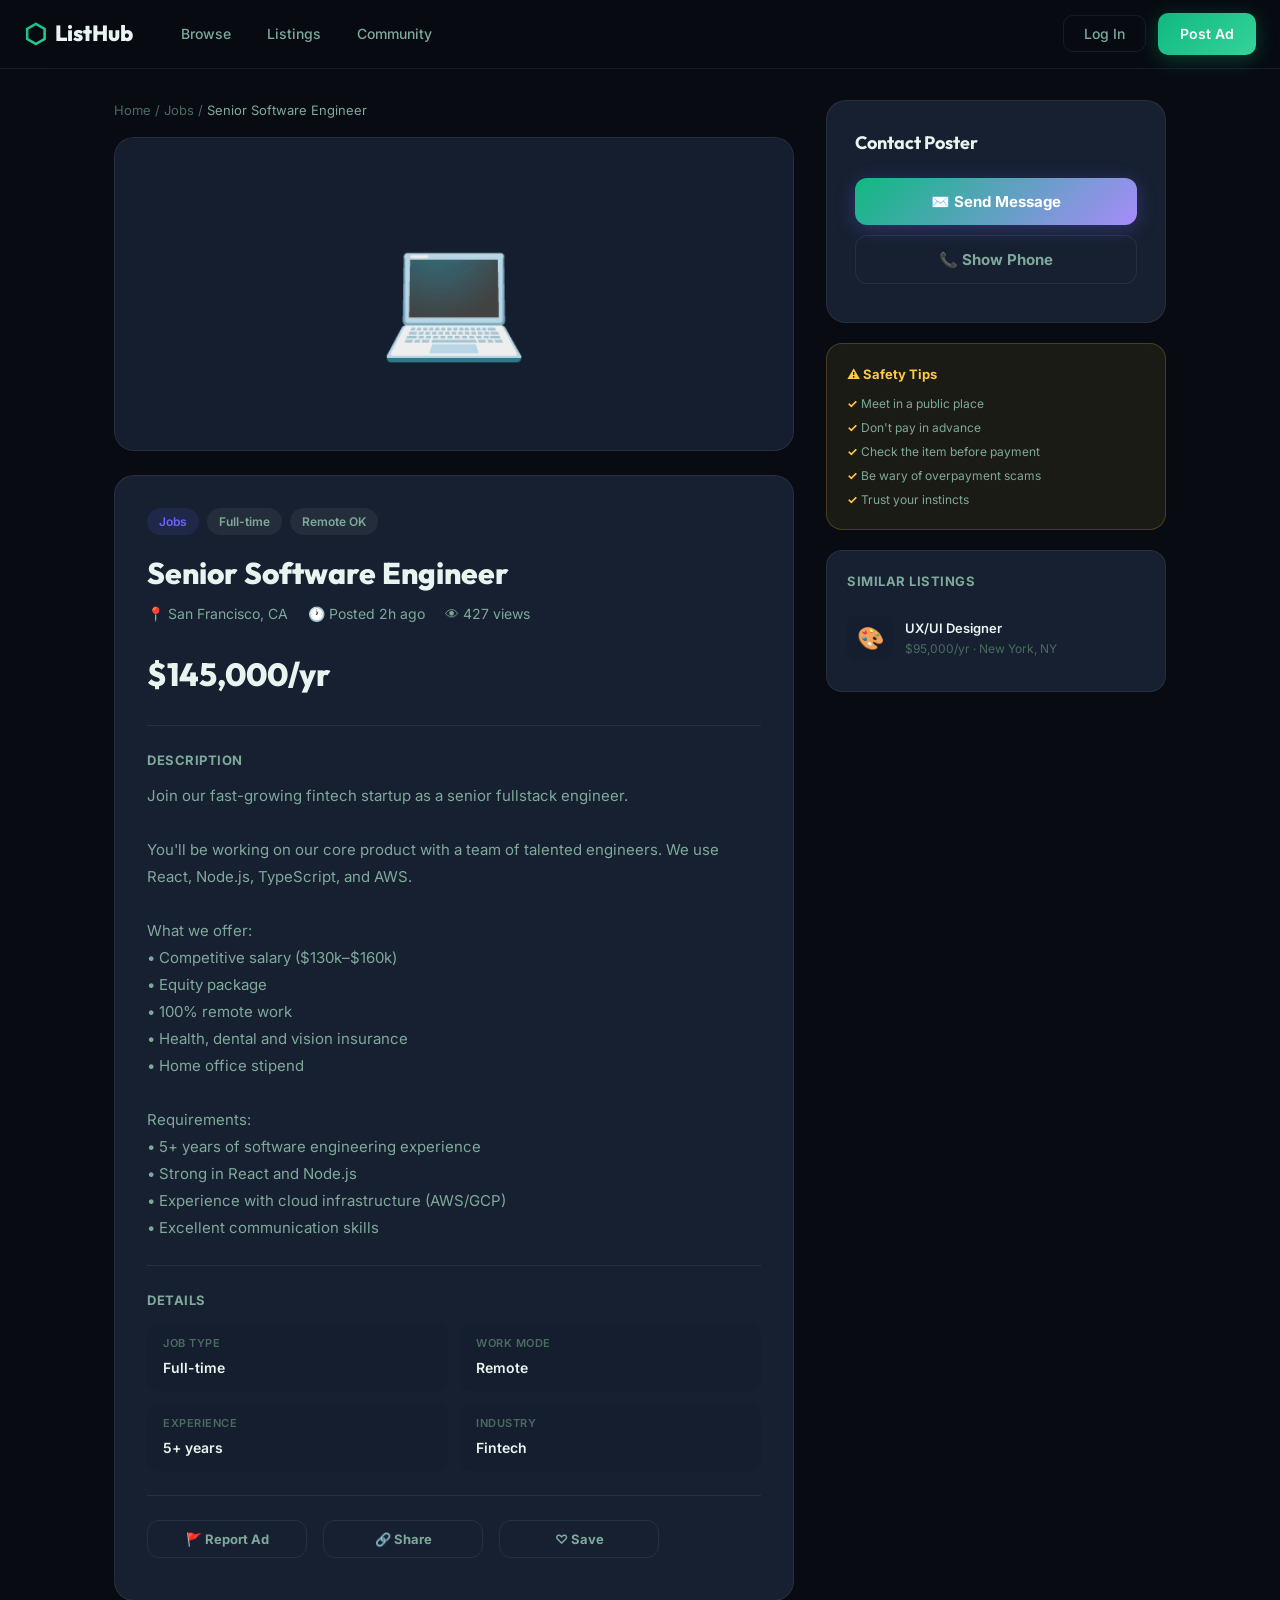
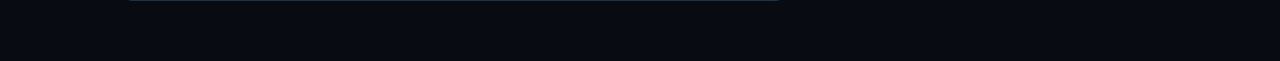
<file: listing-detail.html>
<!DOCTYPE html>
<html lang="en">

<head>
    <meta charset="UTF-8" />
    <meta name="viewport" content="width=device-width, initial-scale=1.0" />
    <title>Listing Detail – ListHub</title>
    <meta name="description" content="View full listing details on ListHub." />
    <link rel="preconnect" href="https://fonts.googleapis.com" />
    <link rel="preconnect" href="https://fonts.gstatic.com" crossorigin />
    <link
        href="https://fonts.googleapis.com/css2?family=Inter:wght@300;400;500;600;700;800;900&family=Outfit:wght@400;500;600;700;800&display=swap"
        rel="stylesheet" />
    <link rel="stylesheet" href="styles.css" />
    <style>
        .detail-wrap {
            max-width: 1100px;
            margin: 0 auto;
            padding: 100px 24px 60px;
            display: grid;
            grid-template-columns: 1fr 340px;
            gap: 32px;
        }

        .detail-main {}

        .detail-gallery {
            background: var(--surface);
            border: 1px solid var(--border);
            border-radius: 20px;
            overflow: hidden;
            margin-bottom: 24px;
        }

        .gallery-hero {
            font-size: 120px;
            text-align: center;
            padding: 60px;
            background: var(--bg3);
            min-height: 300px;
            display: flex;
            align-items: center;
            justify-content: center;
        }

        .detail-body {
            background: var(--surface);
            border: 1px solid var(--border);
            border-radius: 20px;
            padding: 32px;
        }

        .detail-tags {
            display: flex;
            gap: 8px;
            flex-wrap: wrap;
            margin-bottom: 20px;
        }

        .detail-tag {
            font-size: 12px;
            font-weight: 600;
            padding: 4px 12px;
            border-radius: 100px;
        }

        .detail-title {
            font-family: var(--font-display);
            font-size: 30px;
            font-weight: 800;
            margin-bottom: 12px;
            line-height: 1.2;
        }

        .detail-meta-row {
            display: flex;
            align-items: center;
            gap: 20px;
            flex-wrap: wrap;
            margin-bottom: 24px;
        }

        .d-meta {
            display: flex;
            align-items: center;
            gap: 6px;
            font-size: 14px;
            color: var(--text-muted);
        }

        .detail-price {
            font-family: var(--font-display);
            font-size: 32px;
            font-weight: 800;
            color: var(--text);
            margin-bottom: 24px;
        }

        .detail-divider {
            height: 1px;
            background: var(--border);
            margin: 24px 0;
        }

        .detail-section-title {
            font-size: 13px;
            font-weight: 700;
            text-transform: uppercase;
            letter-spacing: 0.5px;
            color: var(--text-muted);
            margin-bottom: 12px;
        }

        .detail-desc {
            font-size: 15px;
            color: var(--text-muted);
            line-height: 1.8;
            white-space: pre-line;
        }

        .detail-attrs {
            display: grid;
            grid-template-columns: repeat(2, 1fr);
            gap: 12px;
        }

        .d-attr {
            background: var(--bg3);
            border-radius: 10px;
            padding: 12px 16px;
        }

        .d-attr-label {
            font-size: 11px;
            font-weight: 600;
            text-transform: uppercase;
            letter-spacing: 0.5px;
            color: var(--text-dim);
            margin-bottom: 4px;
        }

        .d-attr-val {
            font-size: 14px;
            font-weight: 600;
            color: var(--text);
        }

        /* Sidebar */
        .detail-sidebar {
            display: flex;
            flex-direction: column;
            gap: 20px;
        }

        .contact-card {
            background: var(--surface);
            border: 1px solid var(--border);
            border-radius: 20px;
            padding: 28px;
        }

        .contact-card h3 {
            font-family: var(--font-display);
            font-size: 18px;
            font-weight: 700;
            margin-bottom: 20px;
        }

        .contact-btn {
            width: 100%;
            padding: 14px;
            border-radius: 12px;
            font-size: 15px;
            font-weight: 700;
            cursor: pointer;
            transition: all 0.2s;
            margin-bottom: 10px;
            display: block;
            text-align: center;
        }

        .contact-btn-primary {
            background: linear-gradient(135deg, var(--primary), #A78BFA);
            color: #fff;
            border: none;
            box-shadow: 0 4px 20px rgba(108, 99, 255, 0.3);
        }

        .contact-btn-primary:hover {
            transform: translateY(-2px);
            box-shadow: 0 8px 30px rgba(108, 99, 255, 0.5);
        }

        .contact-btn-outline {
            background: transparent;
            border: 1px solid var(--border);
            color: var(--text-muted);
        }

        .contact-btn-outline:hover {
            border-color: var(--primary);
            color: var(--primary);
            background: var(--primary-light);
        }

        .contact-reply-form {
            margin-top: 20px;
            display: none;
            flex-direction: column;
            gap: 12px;
        }

        .contact-reply-form.open {
            display: flex;
        }

        .safety-card {
            background: rgba(255, 201, 71, 0.08);
            border: 1px solid rgba(255, 201, 71, 0.2);
            border-radius: 16px;
            padding: 20px;
        }

        .safety-card h4 {
            font-size: 13px;
            font-weight: 700;
            color: #FFC947;
            margin-bottom: 10px;
        }

        .safety-card ul {
            font-size: 12px;
            color: var(--text-muted);
            list-style: none;
            display: flex;
            flex-direction: column;
            gap: 6px;
            line-height: 1.5;
        }

        .safety-card ul li::before {
            content: '✓ ';
            color: #FFC947;
            font-weight: 700;
        }

        .similar-card {
            background: var(--surface);
            border: 1px solid var(--border);
            border-radius: 16px;
            padding: 20px;
        }

        .similar-card h4 {
            font-size: 13px;
            font-weight: 700;
            text-transform: uppercase;
            letter-spacing: 0.5px;
            color: var(--text-muted);
            margin-bottom: 14px;
        }

        .sim-item {
            display: flex;
            gap: 12px;
            align-items: center;
            padding: 10px 0;
            border-bottom: 1px solid var(--border);
            cursor: pointer;
            transition: all 0.2s;
        }

        .sim-item:last-child {
            border-bottom: none;
        }

        .sim-item:hover {
            opacity: 0.8;
        }

        .sim-thumb {
            width: 46px;
            height: 46px;
            border-radius: 10px;
            background: var(--bg3);
            display: flex;
            align-items: center;
            justify-content: center;
            font-size: 22px;
            flex-shrink: 0;
        }

        .sim-info {
            flex: 1;
            min-width: 0;
        }

        .sim-title {
            font-size: 13px;
            font-weight: 600;
            white-space: nowrap;
            overflow: hidden;
            text-overflow: ellipsis;
        }

        .sim-price {
            font-size: 12px;
            color: var(--text-dim);
        }

        @media (max-width: 900px) {
            .detail-wrap {
                grid-template-columns: 1fr;
            }

            .detail-sidebar {}
        }

        @media (max-width: 600px) {
            .detail-attrs {
                grid-template-columns: 1fr;
            }

            .gallery-hero {
                padding: 40px;
                font-size: 80px;
                min-height: 200px;
            }
        }
    </style>
</head>

<body>

    <nav class="navbar scrolled" id="navbar">
        <div class="nav-inner">
            <a href="index.html" class="nav-logo"><span class="logo-icon">⬡</span><span
                    class="logo-text">ListHub</span></a>
            <div class="nav-links">
                <a href="index.html#categories" class="nav-link">Browse</a>
                <a href="listings.html" class="nav-link">Listings</a>
                <a href="#" class="nav-link">Community</a>
            </div>
            <div class="nav-actions">
                <button class="btn-ghost" id="loginBtn">Log In</button>
                <a href="post.html" class="btn-primary">Post Ad</a>
            </div>
            <button class="hamburger" id="hamburger"><span></span><span></span><span></span></button>
        </div>
        <div class="mobile-menu" id="mobileMenu">
            <a href="index.html">Home</a><a href="listings.html">Listings</a>
        </div>
    </nav>

    <div class="detail-wrap" id="detailWrap">
        <!-- Populated by JS -->
    </div>

    <!-- LOGIN MODAL -->
    <div class="modal-overlay" id="loginModal">
        <div class="modal">
            <button class="modal-close" onclick="closeModal()">✕</button>
            <div class="modal-logo"><span class="logo-icon">⬡</span><span class="logo-text">ListHub</span></div>
            <h2 class="modal-title">Welcome Back</h2>
            <p class="modal-sub">Log in to manage your listings</p>
            <div class="modal-form">
                <div class="form-group"><label>Email Address</label><input type="email" placeholder="you@example.com"
                        class="form-input" /></div>
                <div class="form-group"><label>Password</label><input type="password" placeholder="••••••••"
                        class="form-input" /></div>
                <button class="btn-primary full-width">Log In</button>
                <div class="modal-divider"><span>or</span></div>
                <button class="btn-social"><span>G</span> Continue with Google</button>
                <p class="modal-footer-text">Don't have an account? <a href="#">Sign Up Free</a></p>
            </div>
        </div>
    </div>

    <script src="app.js"></script>
    <script>
        const ALL = [
            { id: 1, cat: 'jobs', title: 'Senior Software Engineer', loc: 'San Francisco, CA', price: '$145,000/yr', emoji: '💻', time: '2h ago', desc: `Join our fast-growing fintech startup as a senior fullstack engineer.\n\nYou'll be working on our core product with a team of talented engineers. We use React, Node.js, TypeScript, and AWS.\n\nWhat we offer:\n• Competitive salary ($130k–$160k)\n• Equity package\n• 100% remote work\n• Health, dental and vision insurance\n• Home office stipend\n\nRequirements:\n• 5+ years of software engineering experience\n• Strong in React and Node.js\n• Experience with cloud infrastructure (AWS/GCP)\n• Excellent communication skills`, tags: ['Full-time', 'Remote OK'], attrs: { 'Job Type': 'Full-time', 'Work Mode': 'Remote', 'Experience': '5+ years', 'Industry': 'Fintech' } },
            { id: 2, cat: 'jobs', title: 'UX/UI Designer', loc: 'New York, NY', price: '$95,000/yr', emoji: '🎨', time: '5h ago', desc: `We're looking for a mid-senior UX/UI Designer to join our growing SaaS product team.\n\nYou will lead the design of our core platform used by 50,000+ users. You'll work closely with engineering and product.\n\nRequirements:\n• 3+ years of product/UX design\n• Expert in Figma\n• Portfolio demonstrating user-centered design\n• Experience with design systems`, tags: ['Full-time', 'Hybrid'], attrs: { 'Job Type': 'Full-time', 'Work Mode': 'Hybrid', 'Experience': '3+ years', 'Industry': 'SaaS' } },
            { id: 7, cat: 'housing', title: 'Modern Studio Apartment', loc: 'Brooklyn, NY', price: '$1,650/mo', emoji: '🏠', time: '1h ago', desc: `Stunning newly renovated studio apartment in the heart of Williamsburg, Brooklyn.\n\nFeatures:\n• 520 sq ft\n• Floor-to-ceiling windows\n• Chef's kitchen with quartz countertops\n• Hardwood floors throughout\n• Laundry in building\n• Pets considered (no dogs over 25lbs)\n• Heat and hot water included\n\nAvailable: April 1st\nSecurity deposit: 1 month`, tags: ['Studio', 'Pets OK'], attrs: { 'Type': 'Studio', 'Size': '520 sq ft', 'Floor': '3rd', 'Available': 'April 1' } },
            { id: 11, cat: 'forsale', title: 'iPhone 15 Pro 256GB', loc: 'Miami, FL', price: '$950', emoji: '📱', time: '30m ago', desc: `Selling my iPhone 15 Pro, 256GB in Natural Titanium.\n\nCondition: Excellent — no scratches or dents. Battery health at 98%.\n\nIncludes:\n• Original box\n• Original USB-C cable\n• Original documentation\n• Clear case (bonus)\n\nNo Face ID issues, no activation lock. Can meet locally in Miami or ship insured.\n\nFirm on price — no trades.`, tags: ['Electronics', 'Like New'], attrs: { 'Condition': 'Like New', 'Storage': '256GB', 'Color': 'Natural Titanium', 'Battery': '98%' } },
            { id: 17, cat: 'gigs', title: 'Website Designer Needed', loc: 'Remote', price: '$500–$1,200', emoji: '🖥️', time: '1h ago', desc: `Small business looking to redesign our outdated website.\n\nScope of work:\n• New modern homepage design\n• 5–8 interior pages\n• Mobile-responsive\n• WordPress CMS\n• Contact form integration\n• Basic SEO setup\n\nTimeline: 3–4 weeks\nBudget: $500–$1,200 depending on experience\n\nPlease send your portfolio and a brief intro. We'll select 3 candidates for a 15min video call.`, tags: ['Computer', 'Remote'], attrs: { 'Length': '3–4 weeks', 'Work Mode': 'Remote', 'Platform': 'WordPress', 'Compensation': 'Paid' } },
        ];

        const params = new URLSearchParams(window.location.search);
        const listingId = parseInt(params.get('id') || '1');
        const item = ALL.find(l => l.id === listingId) || ALL[0];
        const similar = ALL.filter(l => l.cat === item.cat && l.id !== item.id).slice(0, 4);

        const catColors = { jobs: '#6C63FF', housing: '#43E5A0', forsale: '#FFC947', gigs: '#F687B3', services: '#FF6B6B' };
        const color = catColors[item.cat] || '#6C63FF';
        const catLabel = { jobs: 'Jobs', housing: 'Housing', forsale: 'For Sale', gigs: 'Gigs', services: 'Services' }[item.cat] || item.cat;

        document.title = `${item.title} – ListHub`;

        document.getElementById('detailWrap').innerHTML = `
    <div class="detail-main">
      <div style="margin-bottom:16px;font-size:13px;color:var(--text-dim)">
        <a href="index.html" style="color:var(--text-dim)">Home</a> /
        <a href="listings.html?cat=${item.cat}" style="color:var(--text-dim)">${catLabel}</a> /
        <span style="color:var(--text-muted)">${item.title}</span>
      </div>

      <div class="detail-gallery">
        <div class="gallery-hero">${item.emoji}</div>
      </div>

      <div class="detail-body">
        <div class="detail-tags">
          <span class="detail-tag" style="background:${color}20;color:${color}">${catLabel}</span>
          ${item.tags.map(t => `<span class="detail-tag" style="background:rgba(255,255,255,0.06);color:var(--text-muted)">${t}</span>`).join('')}
        </div>
        <h1 class="detail-title">${item.title}</h1>
        <div class="detail-meta-row">
          <div class="d-meta">📍 ${item.loc}</div>
          <div class="d-meta">🕐 Posted ${item.time}</div>
          <div class="d-meta">👁 427 views</div>
        </div>
        <div class="detail-price">${item.price}</div>
        <div class="detail-divider"></div>

        <div class="detail-section-title">Description</div>
        <div class="detail-desc">${item.desc}</div>

        <div class="detail-divider"></div>
        <div class="detail-section-title">Details</div>
        <div class="detail-attrs">
          ${item.attrs ? Object.entries(item.attrs).map(([k, v]) => `
            <div class="d-attr">
              <div class="d-attr-label">${k}</div>
              <div class="d-attr-val">${v}</div>
            </div>`).join('') : ''}
        </div>

        <div class="detail-divider"></div>
        <div style="display:flex;gap:16px;flex-wrap:wrap;">
          <button class="contact-btn contact-btn-outline" onclick="showToast('🚩 Report submitted')" style="max-width:160px;padding:10px 16px;font-size:13px;">🚩 Report Ad</button>
          <button class="contact-btn contact-btn-outline" onclick="navigator.clipboard&&navigator.clipboard.writeText(location.href);showToast('🔗 Link copied!')" style="max-width:160px;padding:10px 16px;font-size:13px;">🔗 Share</button>
          <button class="contact-btn contact-btn-outline" onclick="toggleFavDetail(this)" style="max-width:160px;padding:10px 16px;font-size:13px;" id="favBtn">♡ Save</button>
        </div>
      </div>
    </div>

    <div class="detail-sidebar">
      <div class="contact-card">
        <h3>Contact Poster</h3>
        <button class="contact-btn contact-btn-primary" onclick="toggleReply()">✉️ Send Message</button>
        <button class="contact-btn contact-btn-outline" onclick="showToast('📞 Phone number: (555) 012-3456')">📞 Show Phone</button>
        <div class="contact-reply-form" id="replyForm">
          <textarea class="form-input" style="min-height:100px;resize:vertical;border-radius:10px;font-size:14px;line-height:1.6;" placeholder="Hi, I'm interested in your listing..."></textarea>
          <input type="email" class="form-input" placeholder="Your email address" />
          <button class="contact-btn contact-btn-primary" onclick="sendReply()">Send Message →</button>
        </div>
      </div>

      <div class="safety-card">
        <h4>⚠️ Safety Tips</h4>
        <ul>
          <li>Meet in a public place</li>
          <li>Don't pay in advance</li>
          <li>Check the item before payment</li>
          <li>Be wary of overpayment scams</li>
          <li>Trust your instincts</li>
        </ul>
      </div>

      ${similar.length ? `
      <div class="similar-card">
        <h4>Similar Listings</h4>
        ${similar.map(s => `
        <div class="sim-item" onclick="window.location.href='listing-detail.html?id=${s.id}'">
          <div class="sim-thumb">${s.emoji}</div>
          <div class="sim-info">
            <div class="sim-title">${s.title}</div>
            <div class="sim-price">${s.price} · ${s.loc}</div>
          </div>
        </div>`).join('')}
      </div>` : ''}
    </div>
    `;

        function toggleReply() {
            const form = document.getElementById('replyForm');
            form.classList.toggle('open');
        }
        function sendReply() {
            showToast('✅ Message sent! Poster will reply to your email.');
            document.getElementById('replyForm').classList.remove('open');
        }
        function toggleFavDetail(btn) {
            const saved = btn.innerHTML.includes('♡');
            btn.innerHTML = saved ? '♥ Saved' : '♡ Save';
            btn.style.color = saved ? '#FF6B6B' : '';
            btn.style.borderColor = saved ? '#FF6B6B' : '';
            showToast(saved ? '❤️ Saved to favorites!' : 'Removed from favorites');
        }
    </script>
</body>

</html>
</file>
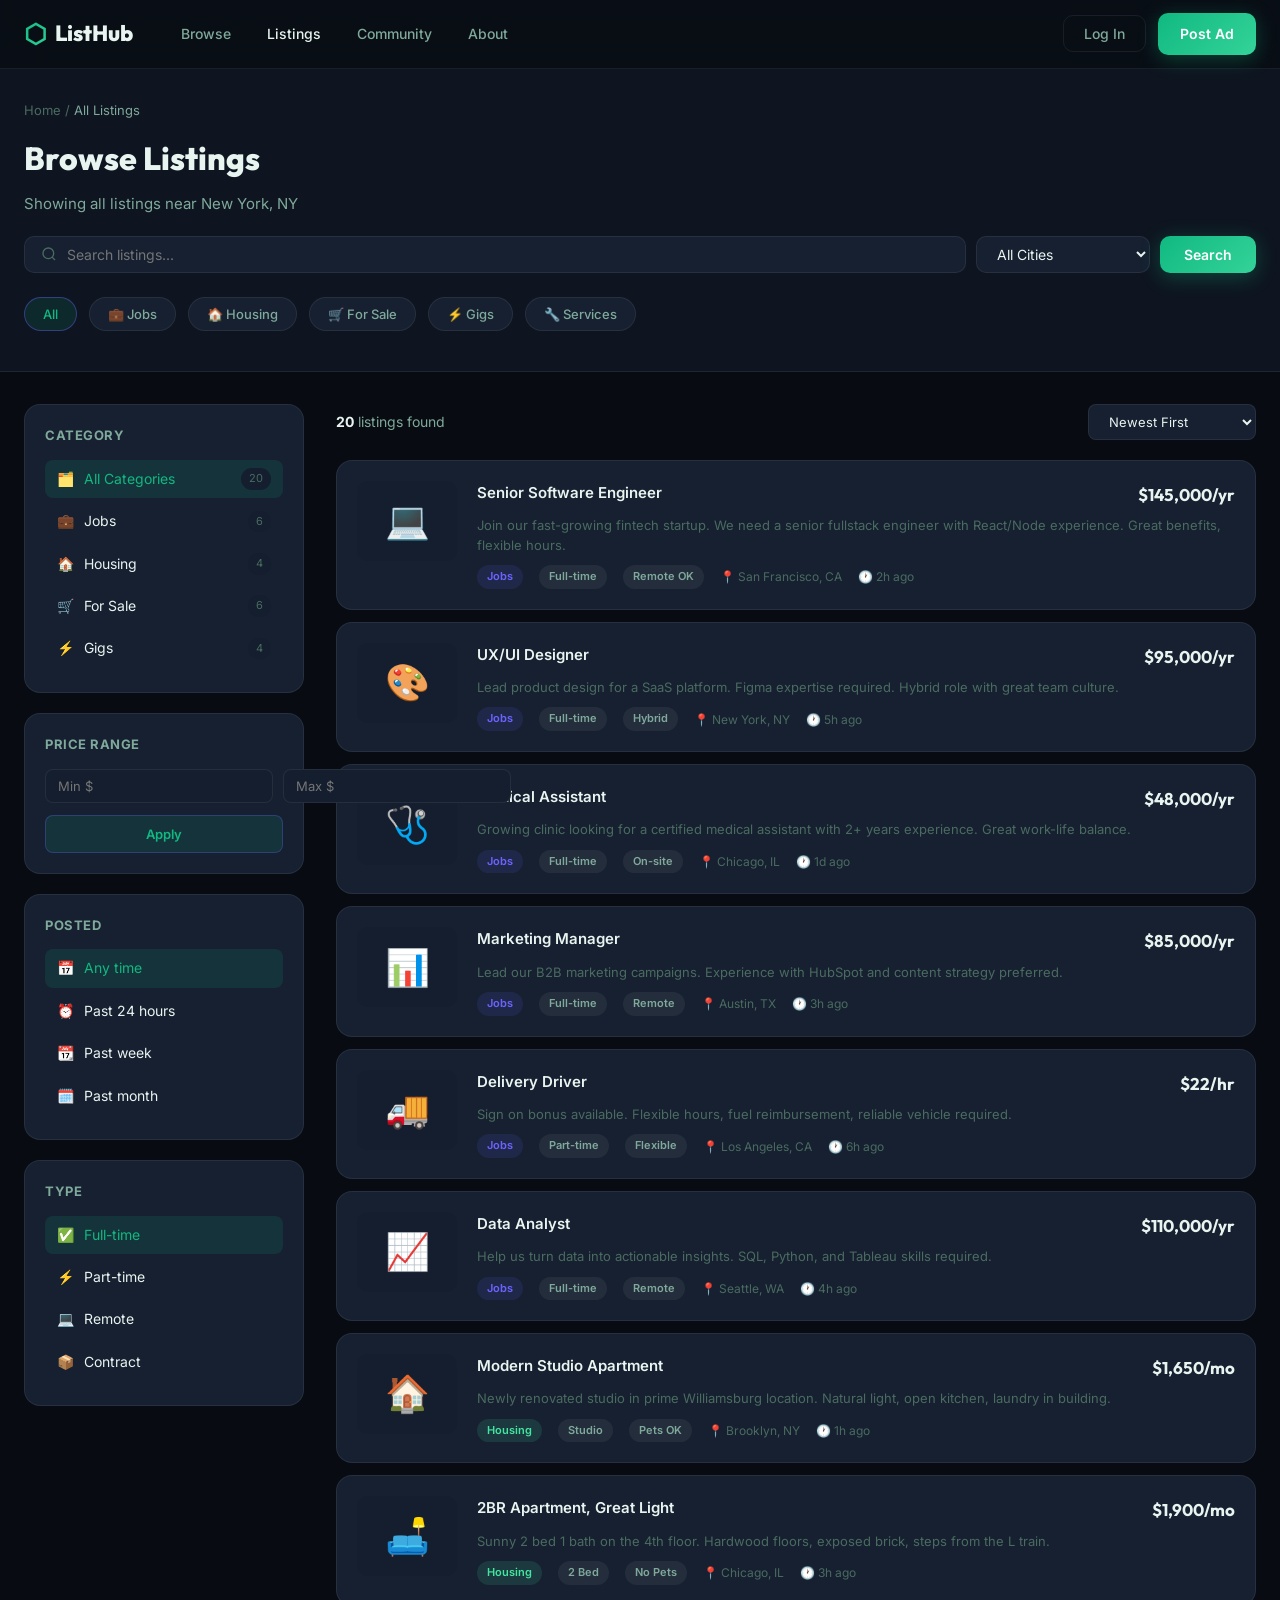
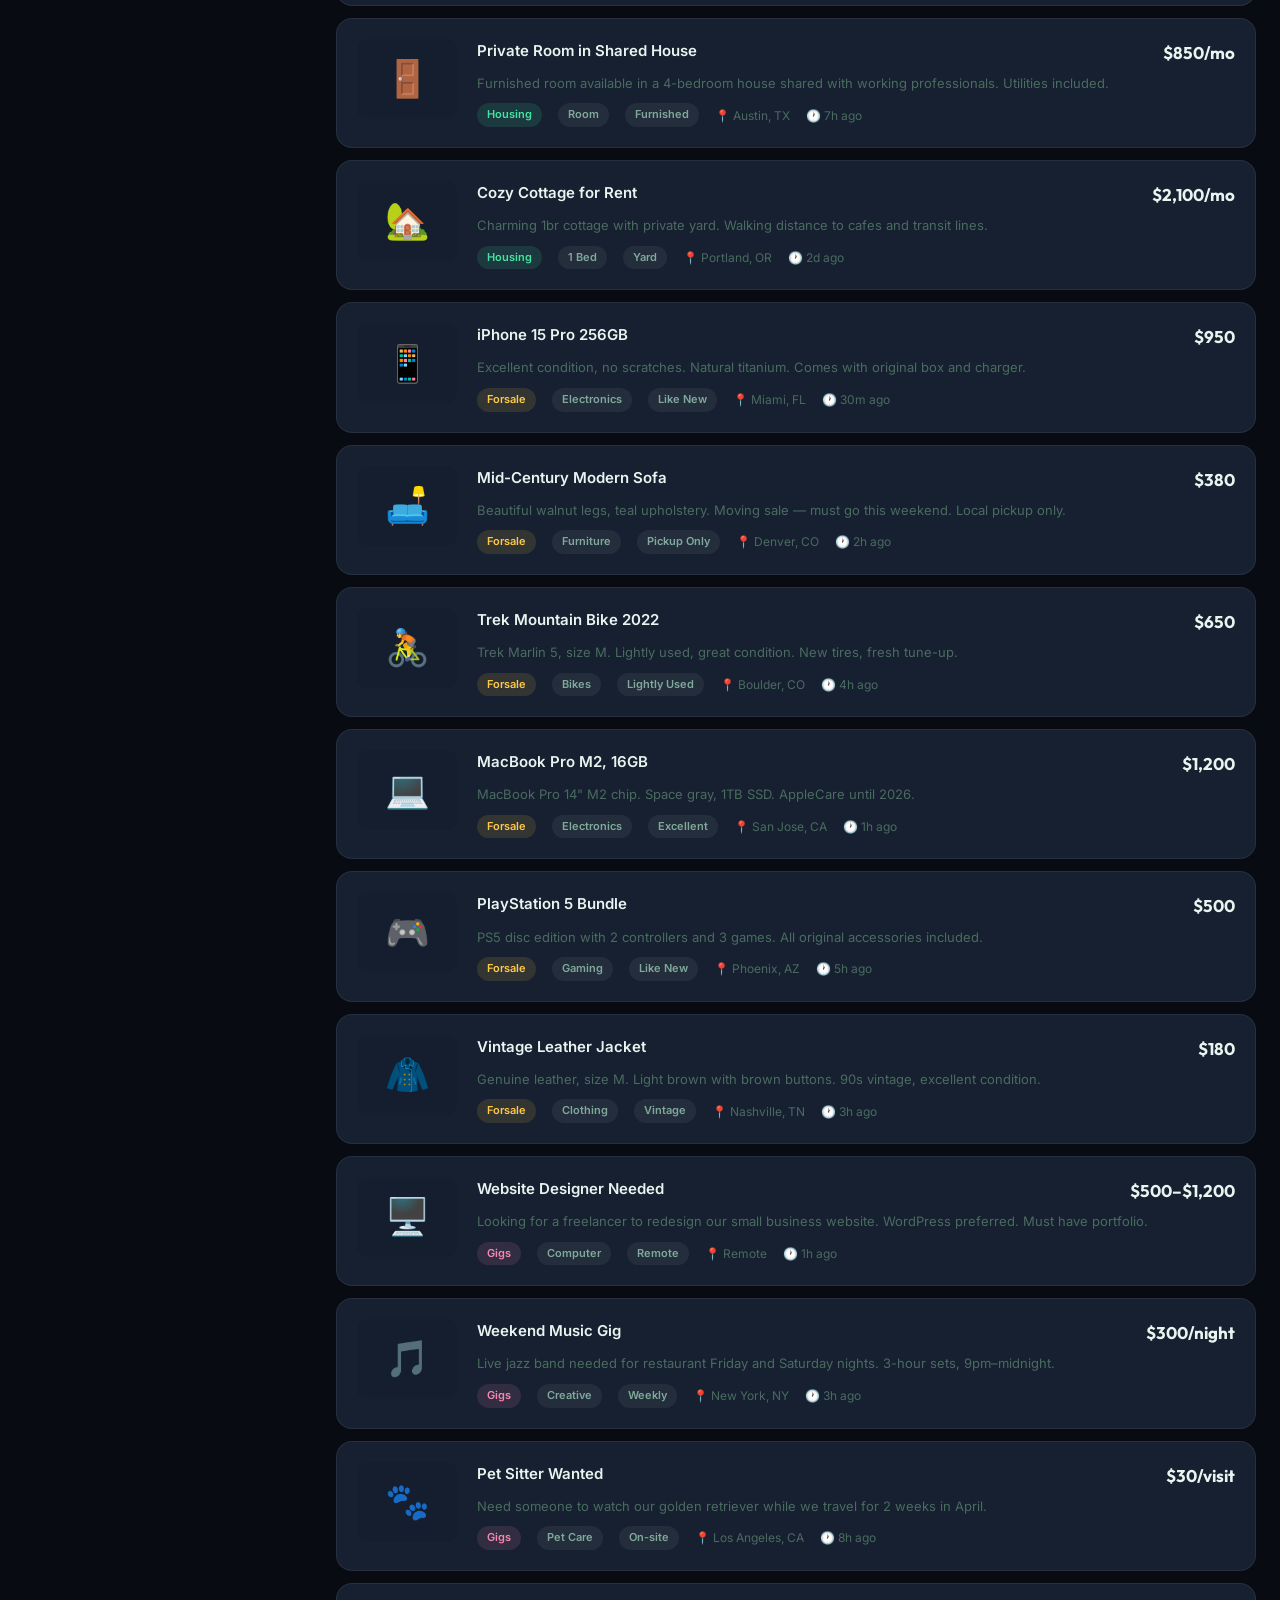
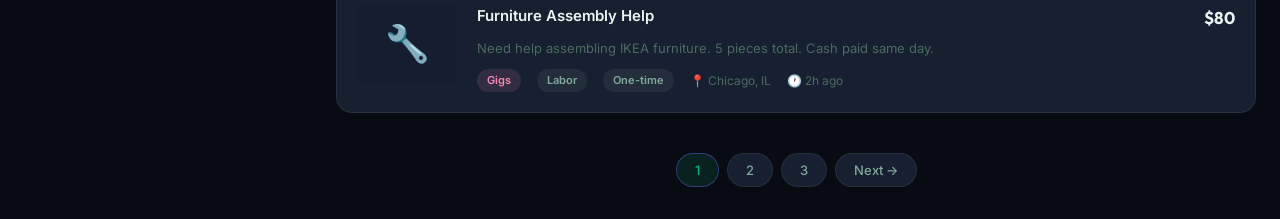
<file: listings.html>
<!DOCTYPE html>
<html lang="en">

<head>
    <meta charset="UTF-8" />
    <meta name="viewport" content="width=device-width, initial-scale=1.0" />
    <title>Browse Listings – ListHub</title>
    <meta name="description"
        content="Browse thousands of local listings for jobs, housing, for sale items, services, and more on ListHub." />
    <link rel="preconnect" href="https://fonts.googleapis.com" />
    <link rel="preconnect" href="https://fonts.gstatic.com" crossorigin />
    <link
        href="https://fonts.googleapis.com/css2?family=Inter:wght@300;400;500;600;700;800;900&family=Outfit:wght@400;500;600;700;800&display=swap"
        rel="stylesheet" />
    <link rel="stylesheet" href="styles.css" />
</head>

<body>

    <nav class="navbar scrolled" id="navbar">
        <div class="nav-inner">
            <a href="index.html" class="nav-logo">
                <span class="logo-icon">⬡</span>
                <span class="logo-text">ListHub</span>
            </a>
            <div class="nav-links">
                <a href="index.html#categories" class="nav-link">Browse</a>
                <a href="listings.html" class="nav-link" style="color:var(--text)">Listings</a>
                <a href="#" class="nav-link">Community</a>
                <a href="#" class="nav-link">About</a>
            </div>
            <div class="nav-actions">
                <button class="btn-ghost" id="loginBtn">Log In</button>
                <a href="post.html" class="btn-primary">Post Ad</a>
            </div>
            <button class="hamburger" id="hamburger"><span></span><span></span><span></span></button>
        </div>
        <div class="mobile-menu" id="mobileMenu">
            <a href="index.html">Home</a>
            <a href="listings.html">Listings</a>
            <a href="#">Community</a>
            <a href="post.html" class="btn-primary" style="text-align:center;margin-top:8px;">Post Ad</a>
        </div>
    </nav>

    <!-- PAGE HEADER -->
    <div class="listings-page-header">
        <div class="listings-page-inner">
            <div class="breadcrumb" style="font-size:13px;color:var(--text-dim);margin-bottom:12px;">
                <a href="index.html" style="color:var(--text-dim)">Home</a> / <span id="breadCrumb"
                    style="color:var(--text-muted)">All Listings</span>
            </div>
            <h1 class="listings-page-title" id="pageTitle">Browse Listings</h1>
            <p class="listings-page-sub" id="pageSubtitle">Showing all listings near New York, NY</p>

            <!-- Mini search bar -->
            <div style="display:flex;gap:10px;margin-top:20px;flex-wrap:wrap;">
                <div
                    style="flex:1;min-width:240px;display:flex;align-items:center;gap:10px;background:var(--surface);border:1px solid var(--border);border-radius:10px;padding:8px 16px;">
                    <svg width="16" height="16" viewBox="0 0 24 24" fill="none" stroke="var(--text-dim)"
                        stroke-width="2">
                        <circle cx="11" cy="11" r="8" />
                        <line x1="21" y1="21" x2="16.65" y2="16.65" />
                    </svg>
                    <input type="text" id="listingsSearch" placeholder="Search listings..."
                        style="background:transparent;border:none;outline:none;color:var(--text);font-size:14px;flex:1;" />
                </div>
                <select id="locationFilter"
                    style="background:var(--surface);border:1px solid var(--border);border-radius:10px;padding:8px 16px;color:var(--text);font-size:14px;outline:none;">
                    <option>All Cities</option>
                    <option>New York, NY</option>
                    <option>Los Angeles, CA</option>
                    <option>Chicago, IL</option>
                    <option>San Francisco, CA</option>
                    <option>Austin, TX</option>
                    <option>Miami, FL</option>
                    <option>Seattle, WA</option>
                    <option>Denver, CO</option>
                </select>
                <button onclick="applyFilters()" class="btn-primary"
                    style="padding:10px 24px;font-size:14px;">Search</button>
            </div>

            <!-- Quick filters -->
            <div class="filters-row" id="filtersRow">
                <button class="filter-chip active" data-cat="all" onclick="filterCat(this,'all')">All</button>
                <button class="filter-chip" data-cat="jobs" onclick="filterCat(this,'jobs')">💼 Jobs</button>
                <button class="filter-chip" data-cat="housing" onclick="filterCat(this,'housing')">🏠 Housing</button>
                <button class="filter-chip" data-cat="forsale" onclick="filterCat(this,'forsale')">🛒 For Sale</button>
                <button class="filter-chip" data-cat="gigs" onclick="filterCat(this,'gigs')">⚡ Gigs</button>
                <button class="filter-chip" data-cat="services" onclick="filterCat(this,'services')">🔧
                    Services</button>
            </div>
        </div>
    </div>

    <!-- LISTINGS LAYOUT -->
    <div class="listings-layout">

        <!-- SIDEBAR -->
        <aside class="sidebar">
            <div class="sidebar-block">
                <h4>Category</h4>
                <div class="sidebar-option active" onclick="filterSidebar(this,'all')">
                    <div class="sidebar-option-left"><span>🗂️</span> All Categories</div>
                    <span class="sidebar-option-count">20</span>
                </div>
                <div class="sidebar-option" onclick="filterSidebar(this,'jobs')">
                    <div class="sidebar-option-left"><span>💼</span> Jobs</div>
                    <span class="sidebar-option-count">6</span>
                </div>
                <div class="sidebar-option" onclick="filterSidebar(this,'housing')">
                    <div class="sidebar-option-left"><span>🏠</span> Housing</div>
                    <span class="sidebar-option-count">4</span>
                </div>
                <div class="sidebar-option" onclick="filterSidebar(this,'forsale')">
                    <div class="sidebar-option-left"><span>🛒</span> For Sale</div>
                    <span class="sidebar-option-count">6</span>
                </div>
                <div class="sidebar-option" onclick="filterSidebar(this,'gigs')">
                    <div class="sidebar-option-left"><span>⚡</span> Gigs</div>
                    <span class="sidebar-option-count">4</span>
                </div>
            </div>

            <div class="sidebar-block">
                <h4>Price Range</h4>
                <div class="price-range">
                    <input class="price-input" type="number" id="priceMin" placeholder="Min $" />
                    <input class="price-input" type="number" id="priceMax" placeholder="Max $" />
                </div>
                <button onclick="applyFilters()"
                    style="margin-top:12px;width:100%;padding:10px;background:var(--primary-light);border:1px solid rgba(108,99,255,0.3);color:var(--primary);border-radius:8px;font-size:13px;font-weight:600;cursor:pointer;transition:all 0.2s;">Apply</button>
            </div>

            <div class="sidebar-block">
                <h4>Posted</h4>
                <div class="sidebar-option active" onclick="selectSidebarOption(this)">
                    <div class="sidebar-option-left"><span>📅</span> Any time</div>
                </div>
                <div class="sidebar-option" onclick="selectSidebarOption(this)">
                    <div class="sidebar-option-left"><span>⏰</span> Past 24 hours</div>
                </div>
                <div class="sidebar-option" onclick="selectSidebarOption(this)">
                    <div class="sidebar-option-left"><span>📆</span> Past week</div>
                </div>
                <div class="sidebar-option" onclick="selectSidebarOption(this)">
                    <div class="sidebar-option-left"><span>🗓️</span> Past month</div>
                </div>
            </div>

            <div class="sidebar-block">
                <h4>Type</h4>
                <div class="sidebar-option active" onclick="selectSidebarOption(this)">
                    <div class="sidebar-option-left"><span>✅</span> Full-time</div>
                </div>
                <div class="sidebar-option" onclick="selectSidebarOption(this)">
                    <div class="sidebar-option-left"><span>⚡</span> Part-time</div>
                </div>
                <div class="sidebar-option" onclick="selectSidebarOption(this)">
                    <div class="sidebar-option-left"><span>💻</span> Remote</div>
                </div>
                <div class="sidebar-option" onclick="selectSidebarOption(this)">
                    <div class="sidebar-option-left"><span>📦</span> Contract</div>
                </div>
            </div>
        </aside>

        <!-- MAIN CONTENT -->
        <main class="main-listings">
            <div class="listings-top-bar">
                <div class="results-count"><strong id="resultsNum">20</strong> listings found</div>
                <select class="sort-select" id="sortSelect" onchange="applyFilters()">
                    <option value="newest">Newest First</option>
                    <option value="oldest">Oldest First</option>
                    <option value="price-asc">Price: Low to High</option>
                    <option value="price-desc">Price: High to Low</option>
                </select>
            </div>

            <div class="listings-list" id="listingsList">
                <!-- Rendered by JS -->
            </div>

            <!-- PAGINATION -->
            <div style="display:flex;justify-content:center;gap:8px;margin-top:40px;flex-wrap:wrap;" id="pagination">
                <button class="filter-chip active" style="min-width:40px;">1</button>
                <button class="filter-chip" style="min-width:40px;"
                    onclick="showToast('📄 Loading page 2...')">2</button>
                <button class="filter-chip" style="min-width:40px;"
                    onclick="showToast('📄 Loading page 3...')">3</button>
                <button class="filter-chip" onclick="showToast('📄 Loading next...')">Next →</button>
            </div>
        </main>
    </div>

    <!-- LOGIN MODAL -->
    <div class="modal-overlay" id="loginModal">
        <div class="modal">
            <button class="modal-close" onclick="closeModal()">✕</button>
            <div class="modal-logo"><span class="logo-icon">⬡</span><span class="logo-text">ListHub</span></div>
            <h2 class="modal-title">Welcome Back</h2>
            <p class="modal-sub">Log in to manage your listings</p>
            <div class="modal-form">
                <div class="form-group"><label>Email Address</label><input type="email" placeholder="you@example.com"
                        class="form-input" /></div>
                <div class="form-group"><label>Password</label><input type="password" placeholder="••••••••"
                        class="form-input" /></div>
                <button class="btn-primary full-width">Log In</button>
                <div class="modal-divider"><span>or</span></div>
                <button class="btn-social"><span>G</span> Continue with Google</button>
                <p class="modal-footer-text">Don't have an account? <a href="#">Sign Up Free</a></p>
            </div>
        </div>
    </div>

    <script src="app.js"></script>
    <script>
        /* ── LISTINGS PAGE LOGIC ── */
        const LISTINGS_ALL = [
            { id: 1, cat: 'jobs', title: 'Senior Software Engineer', loc: 'San Francisco, CA', price: '$145,000/yr', emoji: '💻', time: '2h ago', desc: 'Join our fast-growing fintech startup. We need a senior fullstack engineer with React/Node experience. Great benefits, flexible hours.', tags: ['Full-time', 'Remote OK'] },
            { id: 2, cat: 'jobs', title: 'UX/UI Designer', loc: 'New York, NY', price: '$95,000/yr', emoji: '🎨', time: '5h ago', desc: 'Lead product design for a SaaS platform. Figma expertise required. Hybrid role with great team culture.', tags: ['Full-time', 'Hybrid'] },
            { id: 3, cat: 'jobs', title: 'Medical Assistant', loc: 'Chicago, IL', price: '$48,000/yr', emoji: '🩺', time: '1d ago', desc: 'Growing clinic looking for a certified medical assistant with 2+ years experience. Great work-life balance.', tags: ['Full-time', 'On-site'] },
            { id: 4, cat: 'jobs', title: 'Marketing Manager', loc: 'Austin, TX', price: '$85,000/yr', emoji: '📊', time: '3h ago', desc: 'Lead our B2B marketing campaigns. Experience with HubSpot and content strategy preferred.', tags: ['Full-time', 'Remote'] },
            { id: 5, cat: 'jobs', title: 'Delivery Driver', loc: 'Los Angeles, CA', price: '$22/hr', emoji: '🚚', time: '6h ago', desc: 'Sign on bonus available. Flexible hours, fuel reimbursement, reliable vehicle required.', tags: ['Part-time', 'Flexible'] },
            { id: 6, cat: 'jobs', title: 'Data Analyst', loc: 'Seattle, WA', price: '$110,000/yr', emoji: '📈', time: '4h ago', desc: 'Help us turn data into actionable insights. SQL, Python, and Tableau skills required.', tags: ['Full-time', 'Remote'] },
            { id: 7, cat: 'housing', title: 'Modern Studio Apartment', loc: 'Brooklyn, NY', price: '$1,650/mo', emoji: '🏠', time: '1h ago', desc: 'Newly renovated studio in prime Williamsburg location. Natural light, open kitchen, laundry in building.', tags: ['Studio', 'Pets OK'] },
            { id: 8, cat: 'housing', title: '2BR Apartment, Great Light', loc: 'Chicago, IL', price: '$1,900/mo', emoji: '🛋️', time: '3h ago', desc: 'Sunny 2 bed 1 bath on the 4th floor. Hardwood floors, exposed brick, steps from the L train.', tags: ['2 Bed', 'No Pets'] },
            { id: 9, cat: 'housing', title: 'Private Room in Shared House', loc: 'Austin, TX', price: '$850/mo', emoji: '🚪', time: '7h ago', desc: 'Furnished room available in a 4-bedroom house shared with working professionals. Utilities included.', tags: ['Room', 'Furnished'] },
            { id: 10, cat: 'housing', title: 'Cozy Cottage for Rent', loc: 'Portland, OR', price: '$2,100/mo', emoji: '🏡', time: '2d ago', desc: 'Charming 1br cottage with private yard. Walking distance to cafes and transit lines.', tags: ['1 Bed', 'Yard'] },
            { id: 11, cat: 'forsale', title: 'iPhone 15 Pro 256GB', loc: 'Miami, FL', price: '$950', emoji: '📱', time: '30m ago', desc: 'Excellent condition, no scratches. Natural titanium. Comes with original box and charger.', tags: ['Electronics', 'Like New'] },
            { id: 12, cat: 'forsale', title: 'Mid-Century Modern Sofa', loc: 'Denver, CO', price: '$380', emoji: '🛋️', time: '2h ago', desc: 'Beautiful walnut legs, teal upholstery. Moving sale — must go this weekend. Local pickup only.', tags: ['Furniture', 'Pickup Only'] },
            { id: 13, cat: 'forsale', title: 'Trek Mountain Bike 2022', loc: 'Boulder, CO', price: '$650', emoji: '🚴', time: '4h ago', desc: 'Trek Marlin 5, size M. Lightly used, great condition. New tires, fresh tune-up.', tags: ['Bikes', 'Lightly Used'] },
            { id: 14, cat: 'forsale', title: 'MacBook Pro M2, 16GB', loc: 'San Jose, CA', price: '$1,200', emoji: '💻', time: '1h ago', desc: 'MacBook Pro 14" M2 chip. Space gray, 1TB SSD. AppleCare until 2026.', tags: ['Electronics', 'Excellent'] },
            { id: 15, cat: 'forsale', title: 'PlayStation 5 Bundle', loc: 'Phoenix, AZ', price: '$500', emoji: '🎮', time: '5h ago', desc: 'PS5 disc edition with 2 controllers and 3 games. All original accessories included.', tags: ['Gaming', 'Like New'] },
            { id: 16, cat: 'forsale', title: 'Vintage Leather Jacket', loc: 'Nashville, TN', price: '$180', emoji: '🧥', time: '3h ago', desc: 'Genuine leather, size M. Light brown with brown buttons. 90s vintage, excellent condition.', tags: ['Clothing', 'Vintage'] },
            { id: 17, cat: 'gigs', title: 'Website Designer Needed', loc: 'Remote', price: '$500–$1,200', emoji: '🖥️', time: '1h ago', desc: 'Looking for a freelancer to redesign our small business website. WordPress preferred. Must have portfolio.', tags: ['Computer', 'Remote'] },
            { id: 18, cat: 'gigs', title: 'Weekend Music Gig', loc: 'New York, NY', price: '$300/night', emoji: '🎵', time: '3h ago', desc: 'Live jazz band needed for restaurant Friday and Saturday nights. 3-hour sets, 9pm–midnight.', tags: ['Creative', 'Weekly'] },
            { id: 19, cat: 'gigs', title: 'Pet Sitter Wanted', loc: 'Los Angeles, CA', price: '$30/visit', emoji: '🐾', time: '8h ago', desc: 'Need someone to watch our golden retriever while we travel for 2 weeks in April.', tags: ['Pet Care', 'On-site'] },
            { id: 20, cat: 'gigs', title: 'Furniture Assembly Help', loc: 'Chicago, IL', price: '$80', emoji: '🔧', time: '2h ago', desc: 'Need help assembling IKEA furniture. 5 pieces total. Cash paid same day.', tags: ['Labor', 'One-time'] },
        ];

        let currentCat = 'all';
        let currentSearch = '';

        function filterCat(el, cat) {
            document.querySelectorAll('.filter-chip').forEach(c => c.classList.remove('active'));
            el.classList.add('active');
            currentCat = cat;
            updateSidebarActive(cat);
            renderList();
        }
        function filterSidebar(el, cat) {
            document.querySelectorAll('.sidebar-option').forEach(o => o.classList.remove('active'));
            el.classList.add('active');
            currentCat = cat;
            // sync top chips
            document.querySelectorAll('.filter-chip[data-cat]').forEach(c => {
                c.classList.toggle('active', c.dataset.cat === cat);
            });
            renderList();
        }
        function selectSidebarOption(el) {
            el.closest('.sidebar-block').querySelectorAll('.sidebar-option').forEach(o => o.classList.remove('active'));
            el.classList.add('active');
        }
        function updateSidebarActive(cat) {
            document.querySelectorAll('.sidebar-option').forEach(o => {
                const txt = o.querySelector('.sidebar-option-left')?.textContent?.toLowerCase() || '';
                const matches = cat === 'all' ? txt.includes('all') : txt.includes(cat);
                o.classList.toggle('active', matches);
            });
        }
        function applyFilters() {
            currentSearch = document.getElementById('listingsSearch')?.value?.toLowerCase() || '';
            renderList();
        }
        function renderList() {
            const list = document.getElementById('listingsList');
            const numEl = document.getElementById('resultsNum');
            let items = LISTINGS_ALL;
            if (currentCat !== 'all') items = items.filter(i => i.cat === currentCat);
            if (currentSearch) items = items.filter(i => i.title.toLowerCase().includes(currentSearch) || i.desc.toLowerCase().includes(currentSearch));

            const sort = document.getElementById('sortSelect')?.value || 'newest';
            if (sort === 'price-asc') {
                items = [...items].sort((a, b) => parsePrice(a.price) - parsePrice(b.price));
            } else if (sort === 'price-desc') {
                items = [...items].sort((a, b) => parsePrice(b.price) - parsePrice(a.price));
            }

            if (numEl) numEl.textContent = items.length;
            if (items.length === 0) {
                list.innerHTML = `<div class="no-results"><div class="no-results-icon">🔍</div><h3>No listings found</h3><p>Try adjusting your search or filters.</p></div>`;
                return;
            }
            list.innerHTML = items.map(item => listCardHTML(item)).join('');
        }
        function parsePrice(p) {
            const n = parseFloat(p.replace(/[^0-9.]/g, ''));
            return isNaN(n) ? 0 : n;
        }
        function listCardHTML(item) {
            const catColors = { jobs: '#6C63FF', housing: '#43E5A0', forsale: '#FFC947', gigs: '#F687B3', services: '#FF6B6B' };
            const color = catColors[item.cat] || '#6C63FF';
            return `
      <div class="list-card" onclick="window.location.href='listing-detail.html?id=${item.id}'">
        <div class="list-card-thumb" style="font-size:36px">${item.emoji}</div>
        <div class="list-card-body">
          <div class="list-card-header">
            <div class="list-card-title">${item.title}</div>
            <div class="list-card-price">${item.price}</div>
          </div>
          <div class="list-card-desc">${item.desc}</div>
          <div class="list-card-footer">
            <span class="lc-tag" style="background:${color}20;color:${color}">${item.cat.charAt(0).toUpperCase() + item.cat.slice(1)}</span>
            ${item.tags.map(t => `<span class="lc-tag" style="background:rgba(255,255,255,0.06);color:var(--text-muted)">${t}</span>`).join('')}
            <span class="lc-meta">📍 ${item.loc}</span>
            <span class="lc-meta">🕐 ${item.time}</span>
          </div>
        </div>
      </div>`;
        }

        // Read URL params
        const params = new URLSearchParams(window.location.search);
        const urlCat = params.get('cat');
        const urlQ = params.get('q');
        if (urlCat) {
            currentCat = urlCat;
            document.querySelectorAll('.filter-chip[data-cat]').forEach(c => {
                c.classList.toggle('active', c.dataset.cat === urlCat);
            });
            const catLabels = { jobs: 'Jobs', housing: 'Housing', forsale: 'For Sale', gigs: 'Gigs', services: 'Services' };
            const label = catLabels[urlCat] || urlCat;
            document.getElementById('pageTitle').textContent = `Browse ${label}`;
            document.getElementById('breadCrumb').textContent = label;
            document.getElementById('pageSubtitle').textContent = `Showing all ${label.toLowerCase()} listings`;
        }
        if (urlQ) {
            currentSearch = urlQ.toLowerCase();
            document.getElementById('listingsSearch').value = urlQ;
            document.getElementById('pageTitle').textContent = `Search: "${urlQ}"`;
        }

        document.getElementById('listingsSearch')?.addEventListener('keydown', e => { if (e.key === 'Enter') applyFilters(); });
        document.addEventListener('DOMContentLoaded', renderList);
        renderList();
    </script>
</body>

</html>
</file>
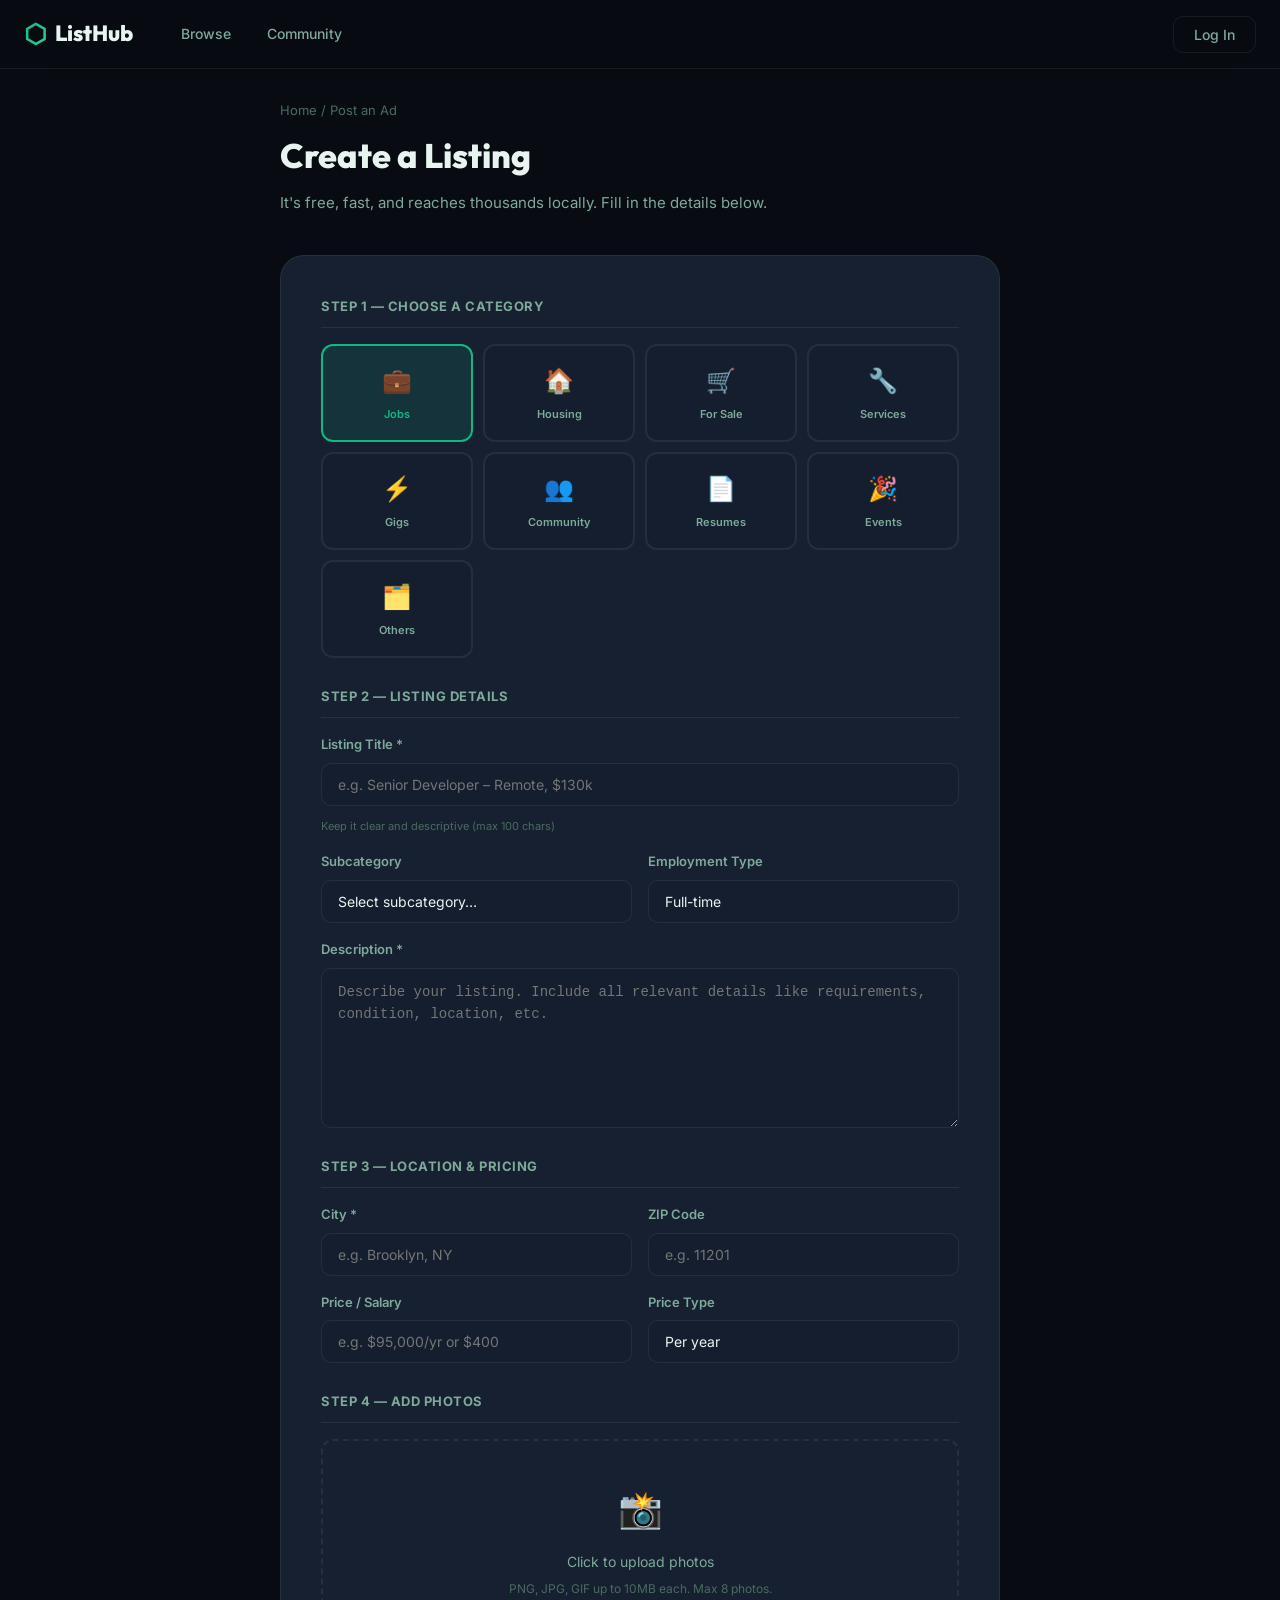
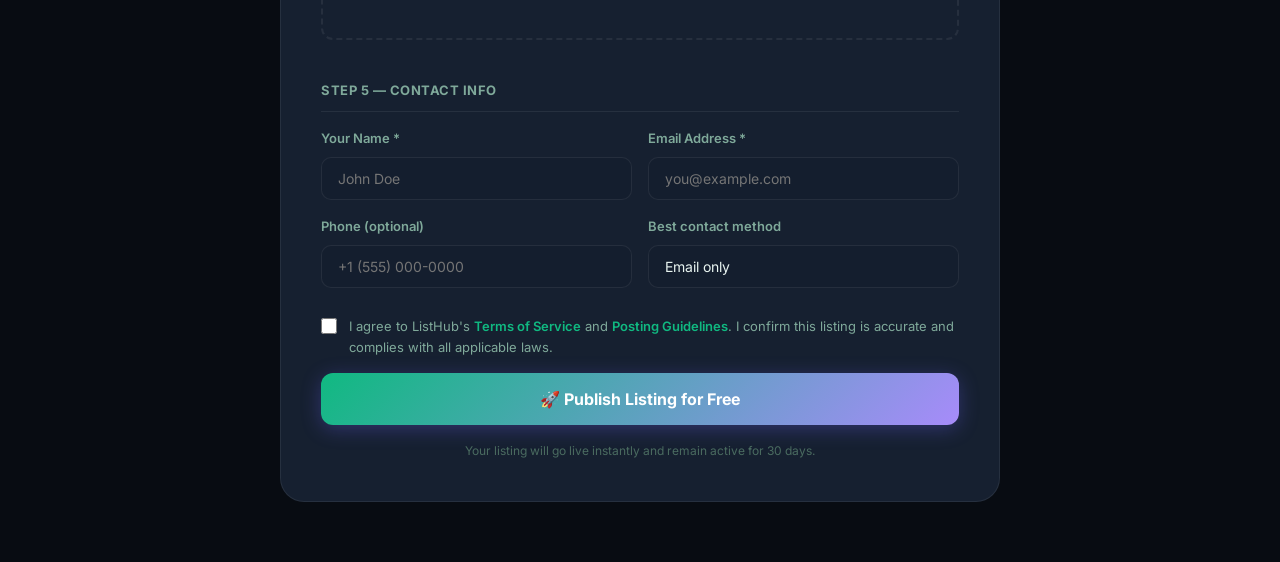
<file: post.html>
<!DOCTYPE html>
<html lang="en">

<head>
    <meta charset="UTF-8" />
    <meta name="viewport" content="width=device-width, initial-scale=1.0" />
    <title>Post an Ad – ListHub</title>
    <meta name="description"
        content="Post a free classified ad on ListHub. Reach thousands of local buyers and job seekers instantly." />
    <link rel="preconnect" href="https://fonts.googleapis.com" />
    <link rel="preconnect" href="https://fonts.gstatic.com" crossorigin />
    <link
        href="https://fonts.googleapis.com/css2?family=Inter:wght@300;400;500;600;700;800;900&family=Outfit:wght@400;500;600;700;800&display=swap"
        rel="stylesheet" />
    <link rel="stylesheet" href="styles.css" />
</head>

<body>

    <nav class="navbar scrolled" id="navbar">
        <div class="nav-inner">
            <a href="index.html" class="nav-logo">
                <span class="logo-icon">⬡</span>
                <span class="logo-text">ListHub</span>
            </a>
            <div class="nav-links">
                <a href="index.html#categories" class="nav-link">Browse</a>
                <a href="#" class="nav-link">Community</a>
            </div>
            <div class="nav-actions">
                <button class="btn-ghost" id="loginBtn">Log In</button>
            </div>
            <button class="hamburger" id="hamburger"><span></span><span></span><span></span></button>
        </div>
        <div class="mobile-menu" id="mobileMenu">
            <a href="index.html">Home</a>
            <a href="#">Community</a>
        </div>
    </nav>

    <div class="post-page">
        <div class="post-inner">
            <div style="margin-bottom:8px;font-size:13px;color:var(--text-dim)">
                <a href="index.html" style="color:var(--text-dim)">Home</a> / Post an Ad
            </div>
            <h1 class="post-page-title">Create a Listing</h1>
            <p class="post-page-sub">It's free, fast, and reaches thousands locally. Fill in the details below.</p>

            <div class="post-form" id="postForm">

                <!-- Step 1: Category -->
                <div>
                    <div class="post-section-title">Step 1 — Choose a Category</div>
                    <div class="category-picker" id="catPicker">
                        <div class="cat-pick active" onclick="pickCat(this,'jobs')">
                            <div class="cat-pick-icon">💼</div>
                            Jobs
                        </div>
                        <div class="cat-pick" onclick="pickCat(this,'housing')">
                            <div class="cat-pick-icon">🏠</div>
                            Housing
                        </div>
                        <div class="cat-pick" onclick="pickCat(this,'forsale')">
                            <div class="cat-pick-icon">🛒</div>
                            For Sale
                        </div>
                        <div class="cat-pick" onclick="pickCat(this,'services')">
                            <div class="cat-pick-icon">🔧</div>
                            Services
                        </div>
                        <div class="cat-pick" onclick="pickCat(this,'gigs')">
                            <div class="cat-pick-icon">⚡</div>
                            Gigs
                        </div>
                        <div class="cat-pick" onclick="pickCat(this,'community')">
                            <div class="cat-pick-icon">👥</div>
                            Community
                        </div>
                        <div class="cat-pick" onclick="pickCat(this,'resumes')">
                            <div class="cat-pick-icon">📄</div>
                            Resumes
                        </div>
                        <div class="cat-pick" onclick="pickCat(this,'events')">
                            <div class="cat-pick-icon">🎉</div>
                            Events
                        </div>
                        <div class="cat-pick" onclick="pickCat(this,'others')">
                            <div class="cat-pick-icon">🗂️</div>
                            Others
                        </div>
                    </div>
                </div>

                <!-- Step 2: Details -->
                <div>
                    <div class="post-section-title">Step 2 — Listing Details</div>
                    <div style="display:flex;flex-direction:column;gap:16px;">
                        <div class="form-group-full">
                            <label class="form-label">Listing Title *</label>
                            <input type="text" class="form-input-lg" id="postTitle"
                                placeholder="e.g. Senior Developer – Remote, $130k" maxlength="100" />
                            <span style="font-size:11px;color:var(--text-dim);margin-top:4px;">Keep it clear and
                                descriptive (max 100 chars)</span>
                        </div>
                        <div class="form-row">
                            <div class="form-group-full">
                                <label class="form-label">Subcategory</label>
                                <select class="form-input-lg form-select" id="postSubcat">
                                    <option>Select subcategory…</option>
                                    <option>Software / QA</option>
                                    <option>Design</option>
                                    <option>Marketing</option>
                                    <option>Sales</option>
                                    <option>General Labor</option>
                                    <option>Healthcare</option>
                                    <option>Education</option>
                                    <option>Finance</option>
                                    <option>Other</option>
                                </select>
                            </div>
                            <div class="form-group-full">
                                <label class="form-label">Employment Type</label>
                                <select class="form-input-lg form-select" id="postType">
                                    <option>Full-time</option>
                                    <option>Part-time</option>
                                    <option>Contract</option>
                                    <option>Remote</option>
                                    <option>Internship</option>
                                    <option>Freelance</option>
                                </select>
                            </div>
                        </div>
                        <div class="form-group-full">
                            <label class="form-label">Description *</label>
                            <textarea class="form-input-lg form-textarea" id="postDesc"
                                placeholder="Describe your listing. Include all relevant details like requirements, condition, location, etc."
                                rows="6"></textarea>
                        </div>
                    </div>
                </div>

                <!-- Step 3: Location & Price -->
                <div>
                    <div class="post-section-title">Step 3 — Location & Pricing</div>
                    <div style="display:flex;flex-direction:column;gap:16px;">
                        <div class="form-row">
                            <div class="form-group-full">
                                <label class="form-label">City *</label>
                                <input type="text" class="form-input-lg" id="postCity"
                                    placeholder="e.g. Brooklyn, NY" />
                            </div>
                            <div class="form-group-full">
                                <label class="form-label">ZIP Code</label>
                                <input type="text" class="form-input-lg" id="postZip" placeholder="e.g. 11201"
                                    maxlength="10" />
                            </div>
                        </div>
                        <div class="form-row">
                            <div class="form-group-full">
                                <label class="form-label">Price / Salary</label>
                                <input type="text" class="form-input-lg" id="postPrice"
                                    placeholder="e.g. $95,000/yr or $400" />
                            </div>
                            <div class="form-group-full">
                                <label class="form-label">Price Type</label>
                                <select class="form-input-lg form-select" id="postPriceType">
                                    <option>Per year</option>
                                    <option>Per hour</option>
                                    <option>Per month</option>
                                    <option>Fixed price</option>
                                    <option>Negotiable</option>
                                    <option>Free</option>
                                </select>
                            </div>
                        </div>
                    </div>
                </div>

                <!-- Step 4: Photos -->
                <div>
                    <div class="post-section-title">Step 4 — Add Photos</div>
                    <div class="upload-zone" onclick="document.getElementById('photoInput').click()" id="uploadZone">
                        <div class="upload-icon">📸</div>
                        <div class="upload-text">Click to upload photos</div>
                        <div class="upload-sub">PNG, JPG, GIF up to 10MB each. Max 8 photos.</div>
                        <input type="file" id="photoInput" accept="image/*" multiple style="display:none"
                            onchange="previewPhotos(this)" />
                    </div>
                    <div id="photoPreview" style="display:none;margin-top:12px;display:flex;gap:10px;flex-wrap:wrap;">
                    </div>
                </div>

                <!-- Step 5: Contact -->
                <div>
                    <div class="post-section-title">Step 5 — Contact Info</div>
                    <div style="display:flex;flex-direction:column;gap:16px;">
                        <div class="form-row">
                            <div class="form-group-full">
                                <label class="form-label">Your Name *</label>
                                <input type="text" class="form-input-lg" id="postName" placeholder="John Doe" />
                            </div>
                            <div class="form-group-full">
                                <label class="form-label">Email Address *</label>
                                <input type="email" class="form-input-lg" id="postEmail"
                                    placeholder="you@example.com" />
                            </div>
                        </div>
                        <div class="form-row">
                            <div class="form-group-full">
                                <label class="form-label">Phone (optional)</label>
                                <input type="tel" class="form-input-lg" id="postPhone"
                                    placeholder="+1 (555) 000-0000" />
                            </div>
                            <div class="form-group-full">
                                <label class="form-label">Best contact method</label>
                                <select class="form-input-lg form-select" id="postContact">
                                    <option>Email only</option>
                                    <option>Phone only</option>
                                    <option>Email or Phone</option>
                                    <option>Text only</option>
                                </select>
                            </div>
                        </div>
                    </div>
                </div>

                <!-- Terms & Submit -->
                <div style="display:flex;flex-direction:column;gap:16px;">
                    <label
                        style="display:flex;align-items:flex-start;gap:12px;cursor:pointer;font-size:13px;color:var(--text-muted);">
                        <input type="checkbox" id="agreeTerms"
                            style="margin-top:2px;flex-shrink:0;accent-color:var(--primary);width:16px;height:16px;" />
                        <span>I agree to ListHub's <a href="#" style="color:var(--primary);font-weight:600;">Terms of
                                Service</a> and <a href="#" style="color:var(--primary);font-weight:600;">Posting
                                Guidelines</a>. I confirm this listing is accurate and complies with all applicable
                            laws.</span>
                    </label>
                    <button class="form-submit" onclick="submitPost()">🚀 Publish Listing for Free</button>
                    <p style="text-align:center;font-size:12px;color:var(--text-dim)">Your listing will go live
                        instantly and remain active for 30 days.</p>
                </div>

            </div>

            <!-- Success State -->
            <div id="postSuccess"
                style="display:none;text-align:center;padding:60px 40px;background:var(--surface);border:1px solid var(--border);border-radius:24px;">
                <div style="font-size:64px;margin-bottom:20px;">🎉</div>
                <h2 style="font-family:var(--font-display);font-size:28px;font-weight:800;margin-bottom:12px;">Your
                    listing is live!</h2>
                <p style="color:var(--text-muted);font-size:15px;margin-bottom:32px;">Your ad has been posted
                    successfully and is now visible to thousands of local users.</p>
                <div style="display:flex;gap:16px;justify-content:center;flex-wrap:wrap;">
                    <a href="listings.html" class="btn-primary" style="padding:14px 32px;font-size:15px;">View
                        Listings</a>
                    <a href="post.html" class="btn-cta-ghost"
                        style="padding:14px 32px;font-size:15px;font-weight:600;">Post Another</a>
                </div>
            </div>

        </div>
    </div>

    <!-- LOGIN MODAL -->
    <div class="modal-overlay" id="loginModal">
        <div class="modal">
            <button class="modal-close" onclick="closeModal()">✕</button>
            <div class="modal-logo"><span class="logo-icon">⬡</span><span class="logo-text">ListHub</span></div>
            <h2 class="modal-title">Welcome Back</h2>
            <p class="modal-sub">Log in to manage your listings</p>
            <div class="modal-form">
                <div class="form-group"><label>Email Address</label><input type="email" placeholder="you@example.com"
                        class="form-input" /></div>
                <div class="form-group"><label>Password</label><input type="password" placeholder="••••••••"
                        class="form-input" /></div>
                <button class="btn-primary full-width">Log In</button>
                <div class="modal-divider"><span>or</span></div>
                <button class="btn-social"><span>G</span> Continue with Google</button>
                <p class="modal-footer-text">Don't have an account? <a href="#">Sign Up Free</a></p>
            </div>
        </div>
    </div>

    <script src="app.js"></script>
    <script>
        function pickCat(el, cat) {
            document.querySelectorAll('.cat-pick').forEach(c => c.classList.remove('active'));
            el.classList.add('active');
        }
        function previewPhotos(input) {
            const preview = document.getElementById('photoPreview');
            preview.style.display = 'flex';
            preview.innerHTML = '';
            Array.from(input.files).slice(0, 8).forEach(file => {
                const reader = new FileReader();
                reader.onload = e => {
                    const div = document.createElement('div');
                    div.style.cssText = 'width:80px;height:80px;border-radius:10px;overflow:hidden;border:1px solid var(--border);position:relative;flex-shrink:0;';
                    div.innerHTML = `<img src="${e.target.result}" style="width:100%;height:100%;object-fit:cover;" /><button onclick="this.parentElement.remove()" style="position:absolute;top:4px;right:4px;width:20px;height:20px;border-radius:50%;background:rgba(255,107,107,0.9);color:#fff;font-size:10px;border:none;cursor:pointer;display:flex;align-items:center;justify-content:center;">✕</button>`;
                    preview.appendChild(div);
                };
                reader.readAsDataURL(file);
            });
        }
        function submitPost() {
            const title = document.getElementById('postTitle').value.trim();
            const desc = document.getElementById('postDesc').value.trim();
            const city = document.getElementById('postCity').value.trim();
            const name = document.getElementById('postName').value.trim();
            const email = document.getElementById('postEmail').value.trim();
            const agreed = document.getElementById('agreeTerms').checked;

            if (!title) { showToast('⚠️ Please enter a listing title', ''); return; }
            if (!desc) { showToast('⚠️ Please add a description', ''); return; }
            if (!city) { showToast('⚠️ Please enter your city', ''); return; }
            if (!name) { showToast('⚠️ Please enter your name', ''); return; }
            if (!email) { showToast('⚠️ Please enter your email', ''); return; }
            if (!agreed) { showToast('⚠️ Please agree to the terms', ''); return; }

            // Simulate submission
            const btn = document.querySelector('.form-submit');
            btn.textContent = '⏳ Publishing...';
            btn.disabled = true;
            setTimeout(() => {
                document.getElementById('postForm').style.display = 'none';
                document.getElementById('postSuccess').style.display = 'block';
                window.scrollTo({ top: 0, behavior: 'smooth' });
            }, 1500);
        }
    </script>
</body>

</html>
</file>
<file: styles.css>
/* ─────────────────────────────────────────────
   ListHub – styles.css
   Modern Craigslist Redesign
───────────────────────────────────────────── */

/* ── RESET & BASE ── */
*,
*::before,
*::after {
  box-sizing: border-box;
  margin: 0;
  padding: 0;
}

:root {
  --primary: #10B981;
  --primary-dark: #059669;
  --primary-light: rgba(16, 185, 129, 0.12);
  --accent: #F59E0B;
  --accent2: #FBBF24;
  --accent3: #34D399;
  --bg: #080C12;
  --bg2: #0E1520;
  --bg3: #141E2E;
  --surface: #162030;
  --surface2: #1C2A3E;
  --border: rgba(255, 255, 255, 0.07);
  --border-hover: rgba(16, 185, 129, 0.45);
  --text: #E8F4F0;
  --text-muted: #7FA99A;
  --text-dim: #4A6B60;
  --radius: 16px;
  --radius-sm: 10px;
  --radius-lg: 24px;
  --shadow: 0 8px 32px rgba(0, 0, 0, 0.5);
  --shadow-glow: 0 0 40px rgba(16, 185, 129, 0.12);
  --transition: all 0.3s cubic-bezier(0.4, 0, 0.2, 1);
  --font: 'Inter', sans-serif;
  --font-display: 'Outfit', sans-serif;
}

html {
  scroll-behavior: smooth;
}

body {
  font-family: var(--font);
  background: var(--bg);
  color: var(--text);
  line-height: 1.6;
  overflow-x: hidden;
}

a {
  color: inherit;
  text-decoration: none;
}

button {
  cursor: pointer;
  border: none;
  background: none;
  font-family: var(--font);
}

select {
  font-family: var(--font);
}

input {
  font-family: var(--font);
}

/* ── SCROLLBAR ── */
::-webkit-scrollbar {
  width: 6px;
}

::-webkit-scrollbar-track {
  background: var(--bg);
}

::-webkit-scrollbar-thumb {
  background: var(--surface2);
  border-radius: 3px;
}

/* ── NAVBAR ── */
.navbar {
  position: fixed;
  top: 0;
  left: 0;
  right: 0;
  z-index: 999;
  background: rgba(8, 12, 18, 0.7);
  backdrop-filter: blur(20px);
  -webkit-backdrop-filter: blur(20px);
  border-bottom: 1px solid var(--border);
  transition: var(--transition);
}

.navbar.scrolled {
  background: rgba(8, 12, 18, 0.96);
  box-shadow: 0 4px 30px rgba(0, 0, 0, 0.5);
}

.nav-inner {
  max-width: 1280px;
  margin: 0 auto;
  padding: 0 24px;
  height: 68px;
  display: flex;
  align-items: center;
  gap: 32px;
}

.nav-logo {
  display: flex;
  align-items: center;
  gap: 8px;
  font-family: var(--font-display);
  font-weight: 800;
  font-size: 22px;
  color: var(--text);
  flex-shrink: 0;
}

.logo-icon {
  font-size: 26px;
  background: linear-gradient(135deg, var(--primary), #34D399);
  -webkit-background-clip: text;
  -webkit-text-fill-color: transparent;
  background-clip: text;
}

.nav-links {
  display: flex;
  gap: 4px;
  flex: 1;
}

.nav-link {
  padding: 8px 16px;
  border-radius: 8px;
  font-size: 14px;
  font-weight: 500;
  color: var(--text-muted);
  transition: var(--transition);
}

.nav-link:hover {
  color: var(--text);
  background: var(--primary-light);
}

.nav-actions {
  display: flex;
  align-items: center;
  gap: 12px;
  margin-left: auto;
}

.btn-ghost {
  padding: 9px 20px;
  border-radius: 10px;
  border: 1px solid var(--border);
  color: var(--text-muted);
  font-size: 14px;
  font-weight: 500;
  transition: var(--transition);
}

.btn-ghost:hover {
  border-color: var(--primary);
  color: var(--primary);
}

.btn-primary {
  padding: 10px 22px;
  border-radius: 10px;
  background: linear-gradient(135deg, var(--primary), #34D399);
  color: #fff;
  font-size: 14px;
  font-weight: 600;
  transition: var(--transition);
  display: inline-block;
  box-shadow: 0 4px 20px rgba(16, 185, 129, 0.3);
}

.btn-primary:hover {
  transform: translateY(-1px);
  box-shadow: 0 8px 30px rgba(16, 185, 129, 0.5);
}

.hamburger {
  display: none;
  flex-direction: column;
  gap: 5px;
  padding: 6px;
  margin-left: auto;
}

.hamburger span {
  display: block;
  width: 24px;
  height: 2px;
  background: var(--text);
  border-radius: 2px;
  transition: var(--transition);
}

.mobile-menu {
  display: none;
  flex-direction: column;
  padding: 12px 24px 20px;
  border-top: 1px solid var(--border);
  gap: 4px;
}

.mobile-menu a {
  padding: 10px 12px;
  border-radius: 8px;
  color: var(--text-muted);
  font-size: 15px;
  font-weight: 500;
  transition: var(--transition);
}

.mobile-menu a:hover {
  color: var(--text);
  background: var(--primary-light);
}

.mobile-menu.open {
  display: flex;
}

/* ── HERO ── */
.hero {
  min-height: 100vh;
  display: flex;
  align-items: center;
  position: relative;
  overflow: hidden;
  padding: 120px 24px 80px;
}

.hero-bg {
  position: absolute;
  inset: 0;
  pointer-events: none;
}

.blob {
  position: absolute;
  border-radius: 50%;
  filter: blur(80px);
  opacity: 0.35;
  animation: blobFloat 8s ease-in-out infinite;
}

.blob-1 {
  width: 600px;
  height: 600px;
  background: radial-gradient(circle, #10B981, transparent);
  top: -200px;
  left: -100px;
  animation-delay: 0s;
}

.blob-2 {
  width: 500px;
  height: 500px;
  background: radial-gradient(circle, #F59E0B, transparent);
  top: 100px;
  right: -150px;
  animation-delay: -3s;
}

.blob-3 {
  width: 400px;
  height: 400px;
  background: radial-gradient(circle, #34D399, transparent);
  bottom: -100px;
  left: 40%;
  animation-delay: -5s;
}

@keyframes blobFloat {

  0%,
  100% {
    transform: translate(0, 0) scale(1);
  }

  33% {
    transform: translate(20px, -30px) scale(1.05);
  }

  66% {
    transform: translate(-15px, 20px) scale(0.95);
  }
}

.hero-inner {
  position: relative;
  max-width: 800px;
  margin: 0 auto;
  text-align: center;
  z-index: 2;
}

.hero-badge {
  display: inline-flex;
  align-items: center;
  gap: 8px;
  background: rgba(16, 185, 129, 0.12);
  border: 1px solid rgba(16, 185, 129, 0.3);
  color: #34D399;
  font-size: 13px;
  font-weight: 600;
  padding: 6px 16px;
  border-radius: 100px;
  margin-bottom: 24px;
  letter-spacing: 0.5px;
}

.badge-dot {
  width: 7px;
  height: 7px;
  background: #34D399;
  border-radius: 50%;
  animation: pulse 1.5s ease-in-out infinite;
}

@keyframes pulse {

  0%,
  100% {
    opacity: 1;
    transform: scale(1);
  }

  50% {
    opacity: 0.5;
    transform: scale(1.3);
  }
}

.hero-title {
  font-family: var(--font-display);
  font-size: clamp(40px, 7vw, 80px);
  font-weight: 800;
  line-height: 1.1;
  margin-bottom: 20px;
  letter-spacing: -1px;
}

.gradient-text {
  background: linear-gradient(135deg, #10B981 0%, #34D399 40%, #F59E0B 80%);
  -webkit-background-clip: text;
  -webkit-text-fill-color: transparent;
  background-clip: text;
}

.hero-subtitle {
  font-size: clamp(16px, 2.5vw, 20px);
  color: var(--text-muted);
  max-width: 580px;
  margin: 0 auto 40px;
  line-height: 1.7;
}

/* Search */
.search-container {
  max-width: 780px;
  margin: 0 auto 40px;
}

.search-box {
  display: flex;
  align-items: center;
  background: var(--surface);
  border: 1px solid var(--border);
  border-radius: 16px;
  padding: 8px;
  gap: 0;
  transition: var(--transition);
  box-shadow: 0 8px 40px rgba(0, 0, 0, 0.4);
}

.search-box:focus-within {
  border-color: var(--primary);
  box-shadow: 0 8px 40px rgba(0, 0, 0, 0.4), 0 0 0 3px rgba(16, 185, 129, 0.15);
}

.search-category-select {
  padding: 0 4px 0 8px;
  flex-shrink: 0;
}

.search-category-select select {
  background: transparent;
  color: var(--text);
  border: none;
  outline: none;
  font-size: 14px;
  font-weight: 500;
  padding: 4px 8px 4px 4px;
  cursor: pointer;
  -webkit-appearance: none;
  appearance: none;
}

.search-category-select select option {
  background: var(--surface);
}

.search-divider {
  width: 1px;
  height: 28px;
  background: var(--border);
  flex-shrink: 0;
  margin: 0 4px;
}

.search-input {
  flex: 1;
  background: transparent;
  border: none;
  outline: none;
  color: var(--text);
  font-size: 15px;
  padding: 12px 16px;
}

.search-input::placeholder {
  color: var(--text-dim);
}

.search-location {
  display: flex;
  align-items: center;
  gap: 6px;
  padding: 0 12px;
  color: var(--text-muted);
  flex-shrink: 0;
  border-left: 1px solid var(--border);
}

.location-input {
  background: transparent;
  border: none;
  outline: none;
  color: var(--text-muted);
  font-size: 13px;
  width: 120px;
}

.location-input::placeholder {
  color: var(--text-dim);
}

.search-btn {
  display: flex;
  align-items: center;
  gap: 8px;
  padding: 12px 24px;
  background: linear-gradient(135deg, var(--primary), #34D399);
  color: #fff;
  border-radius: 10px;
  font-size: 14px;
  font-weight: 600;
  transition: var(--transition);
  flex-shrink: 0;
  white-space: nowrap;
}

.search-btn:hover {
  transform: translateY(-1px);
  box-shadow: 0 4px 20px rgba(16, 185, 129, 0.4);
}

.search-tags {
  display: flex;
  align-items: center;
  gap: 8px;
  margin-top: 14px;
  flex-wrap: wrap;
  justify-content: center;
}

.tag-label {
  font-size: 13px;
  color: var(--text-dim);
  font-weight: 500;
}

.search-tag {
  background: rgba(255, 255, 255, 0.05);
  border: 1px solid var(--border);
  color: var(--text-muted);
  padding: 5px 14px;
  border-radius: 100px;
  font-size: 13px;
  transition: var(--transition);
}

.search-tag:hover {
  background: var(--primary-light);
  border-color: rgba(16, 185, 129, 0.4);
  color: var(--primary);
  transform: translateY(-1px);
}

/* Stats */
.hero-stats {
  display: flex;
  align-items: center;
  justify-content: center;
  gap: 0;
  flex-wrap: wrap;
}

.stat {
  display: flex;
  flex-direction: column;
  align-items: center;
  padding: 0 32px;
}

.stat-num {
  font-family: var(--font-display);
  font-size: 28px;
  font-weight: 800;
  background: linear-gradient(135deg, var(--text), #34D399);
  -webkit-background-clip: text;
  -webkit-text-fill-color: transparent;
  background-clip: text;
}

.stat-label {
  font-size: 12px;
  color: var(--text-dim);
  font-weight: 500;
  text-transform: uppercase;
  letter-spacing: 0.5px;
  margin-top: 2px;
}

.stat-divider {
  width: 1px;
  height: 40px;
  background: var(--border);
}

/* Floating Cards */
.floating-cards {
  position: absolute;
  inset: 0;
  pointer-events: none;
  z-index: 1;
}

.float-card {
  position: absolute;
  display: flex;
  align-items: center;
  gap: 12px;
  background: rgba(30, 34, 64, 0.85);
  backdrop-filter: blur(12px);
  border: 1px solid var(--border);
  border-radius: 14px;
  padding: 14px 18px;
  animation: floatAnim 6s ease-in-out infinite;
  box-shadow: var(--shadow);
}

.fc-1 {
  top: 25%;
  left: 3%;
  animation-delay: 0s;
}

.fc-2 {
  top: 55%;
  right: 4%;
  animation-delay: -2s;
}

.fc-3 {
  bottom: 20%;
  left: 5%;
  animation-delay: -4s;
}

@keyframes floatAnim {

  0%,
  100% {
    transform: translateY(0);
  }

  50% {
    transform: translateY(-12px);
  }
}

.fc-icon {
  font-size: 28px;
}

.fc-text {
  display: flex;
  flex-direction: column;
}

.fc-title {
  font-size: 13px;
  font-weight: 600;
  color: var(--text);
}

.fc-sub {
  font-size: 11px;
  color: var(--text-muted);
  margin-top: 2px;
}

/* ── SECTION COMMONS ── */
.section-inner {
  max-width: 1280px;
  margin: 0 auto;
  padding: 80px 24px;
}

.section-header {
  text-align: center;
  margin-bottom: 56px;
}

.section-badge {
  display: inline-block;
  background: rgba(16, 185, 129, 0.1);
  color: #34D399;
  font-size: 12px;
  font-weight: 700;
  letter-spacing: 1px;
  text-transform: uppercase;
  padding: 6px 16px;
  border-radius: 100px;
  margin-bottom: 16px;
  border: 1px solid rgba(16, 185, 129, 0.22);
}

.section-title {
  font-family: var(--font-display);
  font-size: clamp(28px, 4vw, 44px);
  font-weight: 800;
  margin-bottom: 14px;
  letter-spacing: -0.5px;
}

.section-sub {
  font-size: 16px;
  color: var(--text-muted);
  max-width: 500px;
  margin: 0 auto;
}

/* ── CATEGORIES ── */
.categories-section {
  background: var(--bg);
}

.categories-grid {
  display: grid;
  grid-template-columns: repeat(4, 1fr);
  gap: 16px;
}

.cat-card {
  position: relative;
  background: var(--surface);
  border: 1px solid var(--border);
  border-radius: var(--radius-lg);
  padding: 28px 24px 24px;
  cursor: pointer;
  transition: var(--transition);
  overflow: hidden;
  display: flex;
  flex-direction: column;
  gap: 12px;
}

.cat-card:hover {
  border-color: var(--border-hover);
  transform: translateY(-4px);
  box-shadow: 0 16px 40px rgba(0, 0, 0, 0.4), var(--shadow-glow);
}

.cat-bg-icon {
  display: none;
}

.cat-icon-wrap {
  width: 52px;
  height: 52px;
  border-radius: 14px;
  display: flex;
  align-items: center;
  justify-content: center;
  font-size: 24px;
  position: relative;
  z-index: 1;
}

.cat-jobs .cat-icon-wrap {
  background: rgba(108, 99, 255, 0.15);
}

.cat-housing .cat-icon-wrap {
  background: rgba(67, 229, 160, 0.15);
}

.cat-forsale .cat-icon-wrap {
  background: rgba(255, 201, 71, 0.15);
}

.cat-services .cat-icon-wrap {
  background: rgba(255, 107, 107, 0.15);
}

.cat-community .cat-icon-wrap {
  background: rgba(99, 179, 237, 0.15);
}

.cat-gigs .cat-icon-wrap {
  background: rgba(246, 135, 179, 0.15);
}

.cat-resumes .cat-icon-wrap {
  background: rgba(167, 139, 250, 0.15);
}

.cat-discussion .cat-icon-wrap {
  background: rgba(253, 186, 116, 0.15);
}

.cat-others .cat-icon-wrap {
  background: rgba(148, 163, 184, 0.15);
}

.cat-info {
  position: relative;
  z-index: 1;
}

.cat-name {
  font-family: var(--font-display);
  font-size: 18px;
  font-weight: 700;
  margin-bottom: 4px;
}

.cat-count {
  font-size: 12px;
  color: var(--text-dim);
  font-weight: 500;
}

.cat-sub-links {
  display: flex;
  flex-wrap: wrap;
  gap: 6px;
  position: relative;
  z-index: 1;
}

.cat-sub-links a {
  font-size: 11px;
  color: var(--text-muted);
  background: rgba(255, 255, 255, 0.05);
  padding: 3px 10px;
  border-radius: 100px;
  border: 1px solid var(--border);
  transition: var(--transition);
}

.cat-sub-links a:hover {
  color: var(--primary);
  background: var(--primary-light);
  border-color: rgba(108, 99, 255, 0.3);
}

.cat-arrow {
  position: absolute;
  top: 24px;
  right: 24px;
  color: var(--text-dim);
  font-size: 18px;
  transition: var(--transition);
}

.cat-card:hover .cat-arrow {
  color: var(--primary);
  transform: translateX(4px);
}

/* ── FEATURED LISTINGS ── */
.featured-section {
  background: var(--bg2);
}

.featured-tabs {
  display: flex;
  gap: 8px;
  margin-bottom: 32px;
  flex-wrap: wrap;
}

.ftab {
  padding: 9px 22px;
  border-radius: 100px;
  font-size: 14px;
  font-weight: 500;
  color: var(--text-muted);
  background: rgba(255, 255, 255, 0.04);
  border: 1px solid var(--border);
  transition: var(--transition);
}

.ftab:hover {
  color: var(--text);
  background: rgba(255, 255, 255, 0.07);
}

.ftab.active {
  background: linear-gradient(135deg, var(--primary), #A78BFA);
  color: #fff;
  border-color: transparent;
  box-shadow: 0 4px 15px rgba(108, 99, 255, 0.35);
}

.listings-grid {
  display: grid;
  grid-template-columns: repeat(4, 1fr);
  gap: 16px;
}

.listing-card {
  background: var(--surface);
  border: 1px solid var(--border);
  border-radius: var(--radius);
  overflow: hidden;
  cursor: pointer;
  transition: var(--transition);
  position: relative;
}

.listing-card:hover {
  border-color: var(--border-hover);
  transform: translateY(-4px);
  box-shadow: 0 12px 40px rgba(0, 0, 0, 0.4);
}

.listing-img {
  width: 100%;
  height: 160px;
  object-fit: cover;
  background: var(--bg3);
  display: flex;
  align-items: center;
  justify-content: center;
  font-size: 48px;
  position: relative;
}

.listing-badge {
  position: absolute;
  top: 12px;
  left: 12px;
  font-size: 11px;
  font-weight: 600;
  padding: 4px 10px;
  border-radius: 100px;
  z-index: 2;
}

.badge-jobs {
  background: rgba(108, 99, 255, 0.9);
  color: #fff;
}

.badge-housing {
  background: rgba(67, 229, 160, 0.9);
  color: #0D0F1A;
}

.badge-forsale {
  background: rgba(255, 201, 71, 0.9);
  color: #0D0F1A;
}

.badge-gigs {
  background: rgba(246, 135, 179, 0.9);
  color: #0D0F1A;
}

.badge-services {
  background: rgba(255, 107, 107, 0.9);
  color: #fff;
}

.listing-fav {
  position: absolute;
  top: 12px;
  right: 12px;
  width: 32px;
  height: 32px;
  border-radius: 50%;
  background: rgba(0, 0, 0, 0.5);
  backdrop-filter: blur(4px);
  border: 1px solid rgba(255, 255, 255, 0.1);
  display: flex;
  align-items: center;
  justify-content: center;
  font-size: 14px;
  transition: var(--transition);
  z-index: 2;
}

.listing-fav:hover {
  background: rgba(255, 107, 107, 0.8);
  transform: scale(1.1);
}

.listing-body {
  padding: 16px;
}

.listing-title {
  font-size: 14px;
  font-weight: 600;
  color: var(--text);
  margin-bottom: 6px;
  white-space: nowrap;
  overflow: hidden;
  text-overflow: ellipsis;
}

.listing-meta {
  display: flex;
  align-items: center;
  gap: 8px;
  font-size: 12px;
  color: var(--text-dim);
  margin-bottom: 10px;
}

.listing-meta svg {
  flex-shrink: 0;
}

.listing-price {
  font-family: var(--font-display);
  font-size: 18px;
  font-weight: 700;
  color: var(--text);
}

.listing-price .price-label {
  font-size: 11px;
  font-weight: 500;
  color: var(--text-dim);
  margin-left: 4px;
}

.listing-footer {
  display: flex;
  align-items: center;
  justify-content: space-between;
  margin-top: 12px;
  padding-top: 12px;
  border-top: 1px solid var(--border);
}

.listing-time {
  font-size: 11px;
  color: var(--text-dim);
}

.listing-contact {
  font-size: 12px;
  color: var(--primary);
  font-weight: 600;
  transition: var(--transition);
}

.listing-contact:hover {
  color: #A78BFA;
}

.see-all-wrap {
  text-align: center;
  margin-top: 40px;
}

.btn-outline-large {
  display: inline-block;
  padding: 14px 36px;
  border: 1px solid var(--border);
  border-radius: 12px;
  color: var(--text-muted);
  font-size: 15px;
  font-weight: 600;
  transition: var(--transition);
}

.btn-outline-large:hover {
  border-color: var(--primary);
  color: var(--primary);
  background: var(--primary-light);
  transform: translateY(-2px);
}

/* ── HOW IT WORKS ── */
.how-section {
  background: var(--bg);
}

.how-grid {
  display: flex;
  align-items: center;
  justify-content: center;
  gap: 0;
}

.how-card {
  flex: 1;
  max-width: 300px;
  background: var(--surface);
  border: 1px solid var(--border);
  border-radius: var(--radius-lg);
  padding: 40px 32px;
  text-align: center;
  position: relative;
  transition: var(--transition);
}

.how-card:hover {
  border-color: var(--border-hover);
  transform: translateY(-4px);
  box-shadow: var(--shadow-glow);
}

.how-step {
  position: absolute;
  top: -16px;
  left: 50%;
  transform: translateX(-50%);
  background: linear-gradient(135deg, var(--primary), #A78BFA);
  color: #fff;
  font-size: 12px;
  font-weight: 800;
  width: 36px;
  height: 36px;
  border-radius: 50%;
  display: flex;
  align-items: center;
  justify-content: center;
  letter-spacing: 0.5px;
}

.how-icon {
  font-size: 48px;
  margin-bottom: 20px;
  margin-top: 8px;
}

.how-card h3 {
  font-family: var(--font-display);
  font-size: 20px;
  font-weight: 700;
  margin-bottom: 12px;
}

.how-card p {
  font-size: 14px;
  color: var(--text-muted);
  line-height: 1.7;
}

.how-connector {
  width: 80px;
  height: 2px;
  background: linear-gradient(90deg, transparent, var(--border), transparent);
  flex-shrink: 0;
}

/* ── CTA ── */
.cta-section {
  position: relative;
  overflow: hidden;
  background: var(--bg2);
  padding: 0;
}

.cta-bg {
  position: absolute;
  inset: 0;
  pointer-events: none;
}

.cta-blob {
  position: absolute;
  border-radius: 50%;
  filter: blur(80px);
  opacity: 0.3;
}

.cta-blob-1 {
  width: 500px;
  height: 500px;
  background: radial-gradient(circle, #6C63FF, transparent);
  top: -200px;
  left: -100px;
}

.cta-blob-2 {
  width: 400px;
  height: 400px;
  background: radial-gradient(circle, #FF6B6B, transparent);
  bottom: -100px;
  right: -100px;
}

.cta-inner {
  position: relative;
  max-width: 700px;
  margin: 0 auto;
  padding: 100px 24px;
  text-align: center;
  z-index: 2;
}

.cta-title {
  font-family: var(--font-display);
  font-size: clamp(36px, 5vw, 60px);
  font-weight: 800;
  margin-bottom: 16px;
  letter-spacing: -1px;
}

.cta-sub {
  font-size: 17px;
  color: var(--text-muted);
  margin-bottom: 40px;
  line-height: 1.7;
}

.cta-actions {
  display: flex;
  gap: 16px;
  justify-content: center;
  flex-wrap: wrap;
}

.btn-cta-primary {
  padding: 16px 40px;
  background: linear-gradient(135deg, var(--primary), #A78BFA);
  color: #fff;
  font-size: 16px;
  font-weight: 700;
  border-radius: 14px;
  transition: var(--transition);
  display: inline-block;
  box-shadow: 0 8px 30px rgba(108, 99, 255, 0.4);
}

.btn-cta-primary:hover {
  transform: translateY(-3px);
  box-shadow: 0 16px 50px rgba(108, 99, 255, 0.5);
}

.btn-cta-ghost {
  padding: 16px 40px;
  background: rgba(255, 255, 255, 0.05);
  color: var(--text);
  font-size: 16px;
  font-weight: 600;
  border-radius: 14px;
  border: 1px solid var(--border);
  transition: var(--transition);
  display: inline-block;
}

.btn-cta-ghost:hover {
  background: rgba(255, 255, 255, 0.1);
  border-color: rgba(255, 255, 255, 0.2);
  transform: translateY(-3px);
}

/* ── CITIES ── */
.cities-section {
  background: var(--bg);
}

.cities-grid {
  display: grid;
  grid-template-columns: repeat(4, 1fr);
  gap: 16px;
}

.city-card {
  background: var(--surface);
  border: 1px solid var(--border);
  border-radius: var(--radius);
  padding: 24px;
  display: flex;
  flex-direction: column;
  align-items: center;
  gap: 8px;
  cursor: pointer;
  transition: var(--transition);
  text-align: center;
}

.city-card:hover {
  border-color: var(--border-hover);
  background: var(--surface2);
  transform: translateY(-3px);
  box-shadow: var(--shadow-glow);
}

.city-emoji {
  font-size: 36px;
}

.city-name {
  font-weight: 700;
  font-size: 15px;
}

.city-count {
  font-size: 12px;
  color: var(--text-dim);
}

/* ── FOOTER ── */
.footer {
  background: var(--bg2);
  border-top: 1px solid var(--border);
  padding: 0;
}

.footer-inner {
  max-width: 1280px;
  margin: 0 auto;
  padding: 60px 24px 40px;
  display: grid;
  grid-template-columns: 280px 1fr;
  gap: 60px;
}

.footer-brand {
  display: flex;
  flex-direction: column;
}

.footer-tagline {
  font-size: 14px;
  color: var(--text-dim);
  line-height: 1.7;
  margin-bottom: 24px;
}

.social-links {
  display: flex;
  gap: 10px;
}

.social-btn {
  width: 38px;
  height: 38px;
  background: var(--surface2);
  border: 1px solid var(--border);
  border-radius: 10px;
  display: inline-flex;
  align-items: center;
  justify-content: center;
  font-size: 14px;
  font-weight: 700;
  color: var(--text-muted);
  transition: var(--transition);
}

.social-btn:hover {
  background: var(--primary-light);
  border-color: rgba(108, 99, 255, 0.4);
  color: var(--primary);
  transform: translateY(-2px);
}

.footer-cols {
  display: grid;
  grid-template-columns: repeat(4, 1fr);
  gap: 32px;
}

.footer-col h4 {
  font-size: 13px;
  font-weight: 700;
  color: var(--text);
  text-transform: uppercase;
  letter-spacing: 0.5px;
  margin-bottom: 16px;
}

.footer-col a {
  display: block;
  font-size: 14px;
  color: var(--text-dim);
  margin-bottom: 10px;
  transition: var(--transition);
}

.footer-col a:hover {
  color: var(--primary);
}

.footer-bottom {
  max-width: 1280px;
  margin: 0 auto;
  padding: 20px 24px;
  border-top: 1px solid var(--border);
  display: flex;
  justify-content: space-between;
  align-items: center;
  flex-wrap: wrap;
  gap: 8px;
  font-size: 12px;
  color: var(--text-dim);
}

/* ── MODAL ── */
.modal-overlay {
  position: fixed;
  inset: 0;
  background: rgba(0, 0, 0, 0.7);
  backdrop-filter: blur(8px);
  z-index: 9999;
  display: none;
  align-items: center;
  justify-content: center;
  padding: 24px;
}

.modal-overlay.open {
  display: flex;
}

.modal {
  background: var(--surface);
  border: 1px solid var(--border);
  border-radius: 24px;
  padding: 40px;
  width: 100%;
  max-width: 420px;
  position: relative;
  box-shadow: 0 24px 80px rgba(0, 0, 0, 0.6);
  animation: modalIn 0.3s ease;
}

@keyframes modalIn {
  from {
    opacity: 0;
    transform: scale(0.95) translateY(20px);
  }

  to {
    opacity: 1;
    transform: scale(1) translateY(0);
  }
}

.modal-close {
  position: absolute;
  top: 16px;
  right: 16px;
  width: 32px;
  height: 32px;
  border-radius: 8px;
  background: var(--bg3);
  color: var(--text-muted);
  font-size: 14px;
  display: flex;
  align-items: center;
  justify-content: center;
  transition: var(--transition);
}

.modal-close:hover {
  background: var(--accent);
  color: #fff;
}

.modal-logo {
  display: flex;
  align-items: center;
  justify-content: center;
  gap: 8px;
  font-family: var(--font-display);
  font-weight: 800;
  font-size: 22px;
  margin-bottom: 24px;
}

.modal-title {
  font-family: var(--font-display);
  font-size: 26px;
  font-weight: 800;
  text-align: center;
  margin-bottom: 8px;
}

.modal-sub {
  text-align: center;
  font-size: 14px;
  color: var(--text-muted);
  margin-bottom: 28px;
}

.modal-form {
  display: flex;
  flex-direction: column;
  gap: 16px;
}

.form-group {
  display: flex;
  flex-direction: column;
  gap: 6px;
}

.form-group label {
  font-size: 13px;
  font-weight: 600;
  color: var(--text-muted);
}

.form-input {
  background: var(--bg3);
  border: 1px solid var(--border);
  border-radius: 10px;
  padding: 12px 16px;
  color: var(--text);
  font-size: 14px;
  outline: none;
  transition: var(--transition);
}

.form-input:focus {
  border-color: var(--primary);
  box-shadow: 0 0 0 3px rgba(108, 99, 255, 0.15);
}

.full-width {
  width: 100%;
  padding: 14px;
  font-size: 15px;
  border-radius: 12px;
  font-weight: 700;
}

.modal-divider {
  display: flex;
  align-items: center;
  gap: 12px;
  color: var(--text-dim);
  font-size: 13px;
}

.modal-divider::before,
.modal-divider::after {
  content: '';
  flex: 1;
  height: 1px;
  background: var(--border);
}

.btn-social {
  padding: 12px;
  background: var(--bg3);
  border: 1px solid var(--border);
  border-radius: 10px;
  color: var(--text);
  font-size: 14px;
  font-weight: 600;
  display: flex;
  align-items: center;
  justify-content: center;
  gap: 10px;
  transition: var(--transition);
}

.btn-social span {
  width: 20px;
  height: 20px;
  background: linear-gradient(135deg, #4285F4, #EA4335, #FBBC04, #34A853);
  border-radius: 4px;
  color: #fff;
  display: flex;
  align-items: center;
  justify-content: center;
  font-size: 12px;
  font-weight: 800;
  flex-shrink: 0;
}

.btn-social:hover {
  border-color: rgba(255, 255, 255, 0.2);
  background: var(--surface2);
}

.modal-footer-text {
  text-align: center;
  font-size: 13px;
  color: var(--text-dim);
}

.modal-footer-text a {
  color: var(--primary);
  font-weight: 600;
}

/* ── LISTINGS PAGE ── */
.listings-page-header {
  background: var(--bg2);
  padding: 100px 24px 40px;
  border-bottom: 1px solid var(--border);
}

.listings-page-inner {
  max-width: 1280px;
  margin: 0 auto;
}

.listings-page-title {
  font-family: var(--font-display);
  font-size: 32px;
  font-weight: 800;
  margin-bottom: 8px;
}

.listings-page-sub {
  color: var(--text-muted);
  font-size: 15px;
}

.filters-row {
  display: flex;
  gap: 12px;
  flex-wrap: wrap;
  margin-top: 24px;
  align-items: center;
}

.filter-chip {
  padding: 8px 18px;
  border-radius: 100px;
  background: var(--surface);
  border: 1px solid var(--border);
  color: var(--text-muted);
  font-size: 13px;
  font-weight: 500;
  cursor: pointer;
  transition: var(--transition);
  display: flex;
  align-items: center;
  gap: 6px;
}

.filter-chip.active {
  background: var(--primary-light);
  border-color: rgba(108, 99, 255, 0.4);
  color: var(--primary);
}

.filter-chip:hover {
  border-color: var(--border-hover);
  color: var(--text);
}

.filter-chip select {
  background: transparent;
  border: none;
  outline: none;
  color: inherit;
  font-size: 13px;
  font-weight: 500;
  cursor: pointer;
}

.listings-layout {
  max-width: 1280px;
  margin: 0 auto;
  padding: 32px 24px;
  display: grid;
  grid-template-columns: 280px 1fr;
  gap: 32px;
  min-height: calc(100vh - 200px);
}

/* Sidebar */
.sidebar {
  position: sticky;
  top: 88px;
  height: fit-content;
  display: flex;
  flex-direction: column;
  gap: 20px;
}

.sidebar-block {
  background: var(--surface);
  border: 1px solid var(--border);
  border-radius: var(--radius);
  padding: 20px;
}

.sidebar-block h4 {
  font-size: 13px;
  font-weight: 700;
  text-transform: uppercase;
  letter-spacing: 0.5px;
  color: var(--text-muted);
  margin-bottom: 14px;
}

.sidebar-option {
  display: flex;
  align-items: center;
  justify-content: space-between;
  padding: 8px 12px;
  border-radius: 8px;
  cursor: pointer;
  transition: var(--transition);
  margin-bottom: 4px;
}

.sidebar-option:hover {
  background: var(--bg3);
}

.sidebar-option.active {
  background: var(--primary-light);
  color: var(--primary);
}

.sidebar-option-left {
  display: flex;
  align-items: center;
  gap: 10px;
  font-size: 14px;
}

.sidebar-option-count {
  font-size: 11px;
  color: var(--text-dim);
  background: var(--bg3);
  padding: 2px 8px;
  border-radius: 100px;
}

.price-range {
  display: flex;
  gap: 10px;
}

.price-input {
  flex: 1;
  background: var(--bg3);
  border: 1px solid var(--border);
  border-radius: 8px;
  padding: 8px 12px;
  color: var(--text);
  font-size: 13px;
  outline: none;
}

.price-input:focus {
  border-color: var(--primary);
}

.main-listings {}

.listings-top-bar {
  display: flex;
  align-items: center;
  justify-content: space-between;
  margin-bottom: 20px;
  flex-wrap: wrap;
  gap: 12px;
}

.results-count {
  font-size: 14px;
  color: var(--text-muted);
}

.results-count strong {
  color: var(--text);
}

.sort-select {
  background: var(--surface);
  border: 1px solid var(--border);
  border-radius: 8px;
  padding: 8px 16px;
  color: var(--text);
  font-size: 13px;
  outline: none;
}

.listings-list {
  display: grid;
  gap: 12px;
}

.list-card {
  background: var(--surface);
  border: 1px solid var(--border);
  border-radius: var(--radius);
  padding: 20px;
  display: flex;
  gap: 20px;
  cursor: pointer;
  transition: var(--transition);
  align-items: flex-start;
}

.list-card:hover {
  border-color: var(--border-hover);
  transform: translateX(4px);
  box-shadow: -4px 0 20px rgba(108, 99, 255, 0.1);
}

.list-card-thumb {
  width: 100px;
  height: 80px;
  border-radius: 10px;
  background: var(--bg3);
  overflow: hidden;
  flex-shrink: 0;
  display: flex;
  align-items: center;
  justify-content: center;
  font-size: 36px;
}

.list-card-body {
  flex: 1;
  min-width: 0;
}

.list-card-header {
  display: flex;
  align-items: flex-start;
  justify-content: space-between;
  gap: 16px;
  margin-bottom: 8px;
}

.list-card-title {
  font-size: 15px;
  font-weight: 600;
  color: var(--text);
  flex: 1;
}

.list-card-price {
  font-family: var(--font-display);
  font-size: 17px;
  font-weight: 700;
  color: var(--text);
  flex-shrink: 0;
}

.list-card-desc {
  font-size: 13px;
  color: var(--text-dim);
  line-height: 1.5;
  display: -webkit-box;
  -webkit-line-clamp: 2;
  -webkit-box-orient: vertical;
  overflow: hidden;
  margin-bottom: 10px;
}

.list-card-footer {
  display: flex;
  align-items: center;
  gap: 16px;
  flex-wrap: wrap;
}

.lc-tag {
  font-size: 11px;
  font-weight: 600;
  padding: 3px 10px;
  border-radius: 100px;
  background: var(--primary-light);
  color: var(--primary);
}

.lc-meta {
  font-size: 12px;
  color: var(--text-dim);
  display: flex;
  align-items: center;
  gap: 4px;
}

/* ── POST PAGE ── */
.post-page {
  min-height: 100vh;
  padding: 100px 24px 60px;
  background: var(--bg);
}

.post-inner {
  max-width: 720px;
  margin: 0 auto;
}

.post-page-title {
  font-family: var(--font-display);
  font-size: 34px;
  font-weight: 800;
  margin-bottom: 8px;
}

.post-page-sub {
  color: var(--text-muted);
  font-size: 15px;
  margin-bottom: 40px;
}

.post-form {
  background: var(--surface);
  border: 1px solid var(--border);
  border-radius: var(--radius-lg);
  padding: 40px;
  display: flex;
  flex-direction: column;
  gap: 28px;
}

.post-section-title {
  font-size: 13px;
  font-weight: 700;
  text-transform: uppercase;
  letter-spacing: 0.5px;
  color: var(--text-muted);
  margin-bottom: 16px;
  padding-bottom: 10px;
  border-bottom: 1px solid var(--border);
}

.form-row {
  display: grid;
  grid-template-columns: 1fr 1fr;
  gap: 16px;
}

.form-group-full {
  display: flex;
  flex-direction: column;
  gap: 8px;
}

.form-label {
  font-size: 13px;
  font-weight: 600;
  color: var(--text-muted);
}

.form-input-lg {
  background: var(--bg3);
  border: 1px solid var(--border);
  border-radius: 10px;
  padding: 12px 16px;
  color: var(--text);
  font-size: 14px;
  outline: none;
  width: 100%;
  transition: var(--transition);
}

.form-input-lg:focus {
  border-color: var(--primary);
  box-shadow: 0 0 0 3px rgba(108, 99, 255, 0.15);
}

.form-textarea {
  resize: vertical;
  min-height: 120px;
  line-height: 1.6;
}

.form-select {
  -webkit-appearance: none;
  appearance: none;
  cursor: pointer;
}

.category-picker {
  display: grid;
  grid-template-columns: repeat(4, 1fr);
  gap: 10px;
}

.cat-pick {
  display: flex;
  flex-direction: column;
  align-items: center;
  gap: 6px;
  padding: 16px 8px;
  background: var(--bg3);
  border: 2px solid var(--border);
  border-radius: 12px;
  cursor: pointer;
  font-size: 11px;
  font-weight: 600;
  color: var(--text-muted);
  transition: var(--transition);
  text-align: center;
}

.cat-pick:hover {
  border-color: var(--primary);
  color: var(--primary);
}

.cat-pick.active {
  border-color: var(--primary);
  background: var(--primary-light);
  color: var(--primary);
}

.cat-pick-icon {
  font-size: 24px;
}

.upload-zone {
  border: 2px dashed var(--border);
  border-radius: 12px;
  padding: 40px;
  text-align: center;
  cursor: pointer;
  transition: var(--transition);
}

.upload-zone:hover {
  border-color: var(--primary);
  background: var(--primary-light);
}

.upload-icon {
  font-size: 36px;
  margin-bottom: 12px;
}

.upload-text {
  font-size: 14px;
  color: var(--text-muted);
}

.upload-sub {
  font-size: 12px;
  color: var(--text-dim);
  margin-top: 6px;
}

.form-submit {
  padding: 16px;
  background: linear-gradient(135deg, var(--primary), #A78BFA);
  color: #fff;
  border-radius: 12px;
  font-size: 16px;
  font-weight: 700;
  width: 100%;
  transition: var(--transition);
  box-shadow: 0 4px 20px rgba(108, 99, 255, 0.3);
}

.form-submit:hover {
  transform: translateY(-2px);
  box-shadow: 0 8px 30px rgba(108, 99, 255, 0.5);
}

/* ── TOAST ── */
.toast {
  position: fixed;
  bottom: 32px;
  right: 32px;
  background: var(--surface2);
  border: 1px solid var(--border);
  border-radius: 12px;
  padding: 16px 20px;
  display: flex;
  align-items: center;
  gap: 12px;
  box-shadow: var(--shadow);
  z-index: 9999;
  transform: translateY(100px);
  opacity: 0;
  transition: all 0.3s cubic-bezier(0.4, 0, 0.2, 1);
  max-width: 340px;
}

.toast.show {
  transform: translateY(0);
  opacity: 1;
}

.toast-icon {
  font-size: 20px;
}

.toast-text {
  font-size: 14px;
  font-weight: 500;
}

/* ── RESPONSIVE ── */
@media (max-width: 1100px) {
  .categories-grid {
    grid-template-columns: repeat(3, 1fr);
  }

  .listings-grid {
    grid-template-columns: repeat(3, 1fr);
  }

  .footer-inner {
    grid-template-columns: 1fr;
    gap: 32px;
  }

  .footer-cols {
    grid-template-columns: repeat(2, 1fr);
  }

  .floating-cards {
    display: none;
  }
}

@media (max-width: 900px) {
  .categories-grid {
    grid-template-columns: repeat(2, 1fr);
  }

  .listings-grid {
    grid-template-columns: repeat(2, 1fr);
  }

  .cities-grid {
    grid-template-columns: repeat(4, 1fr);
  }

  .listings-layout {
    grid-template-columns: 1fr;
  }

  .sidebar {
    position: static;
  }

  .how-grid {
    flex-direction: column;
    gap: 36px;
    align-items: stretch;
  }

  .how-connector {
    display: none;
  }

  .how-card {
    max-width: 100%;
  }
}

@media (max-width: 768px) {

  .nav-links,
  .nav-actions {
    display: none;
  }

  .hamburger {
    display: flex;
  }

  .search-location {
    display: none;
  }

  .search-box {
    flex-wrap: wrap;
  }

  .categories-grid {
    grid-template-columns: 1fr 1fr;
  }

  .cities-grid {
    grid-template-columns: repeat(2, 1fr);
  }

  .footer-cols {
    grid-template-columns: repeat(2, 1fr);
  }

  .hero-stats {
    gap: 8px;
  }

  .stat {
    padding: 0 16px;
  }

  .stat-num {
    font-size: 22px;
  }

  .form-row {
    grid-template-columns: 1fr;
  }

  .category-picker {
    grid-template-columns: repeat(4, 1fr);
  }

  .post-form {
    padding: 24px;
  }
}

@media (max-width: 480px) {
  .categories-grid {
    grid-template-columns: 1fr;
  }

  .listings-grid {
    grid-template-columns: 1fr;
  }

  .cities-grid {
    grid-template-columns: repeat(2, 1fr);
  }

  .cta-actions {
    flex-direction: column;
  }

  .search-btn span {
    display: none;
  }
}

/* ─── SELECTION SEARCH BADGE ─────── */
.lh-tag {
  font-size: 11px;
  font-weight: 600;
  padding: 3px 10px;
  border-radius: 100px;
}

/* Empty state */
.no-results {
  grid-column: 1/-1;
  text-align: center;
  padding: 80px 24px;
  color: var(--text-dim);
}

.no-results-icon {
  font-size: 64px;
  margin-bottom: 16px;
}

.no-results h3 {
  font-size: 20px;
  font-weight: 700;
  color: var(--text-muted);
  margin-bottom: 8px;
}

.no-results p {
  font-size: 14px;
}
</file>
